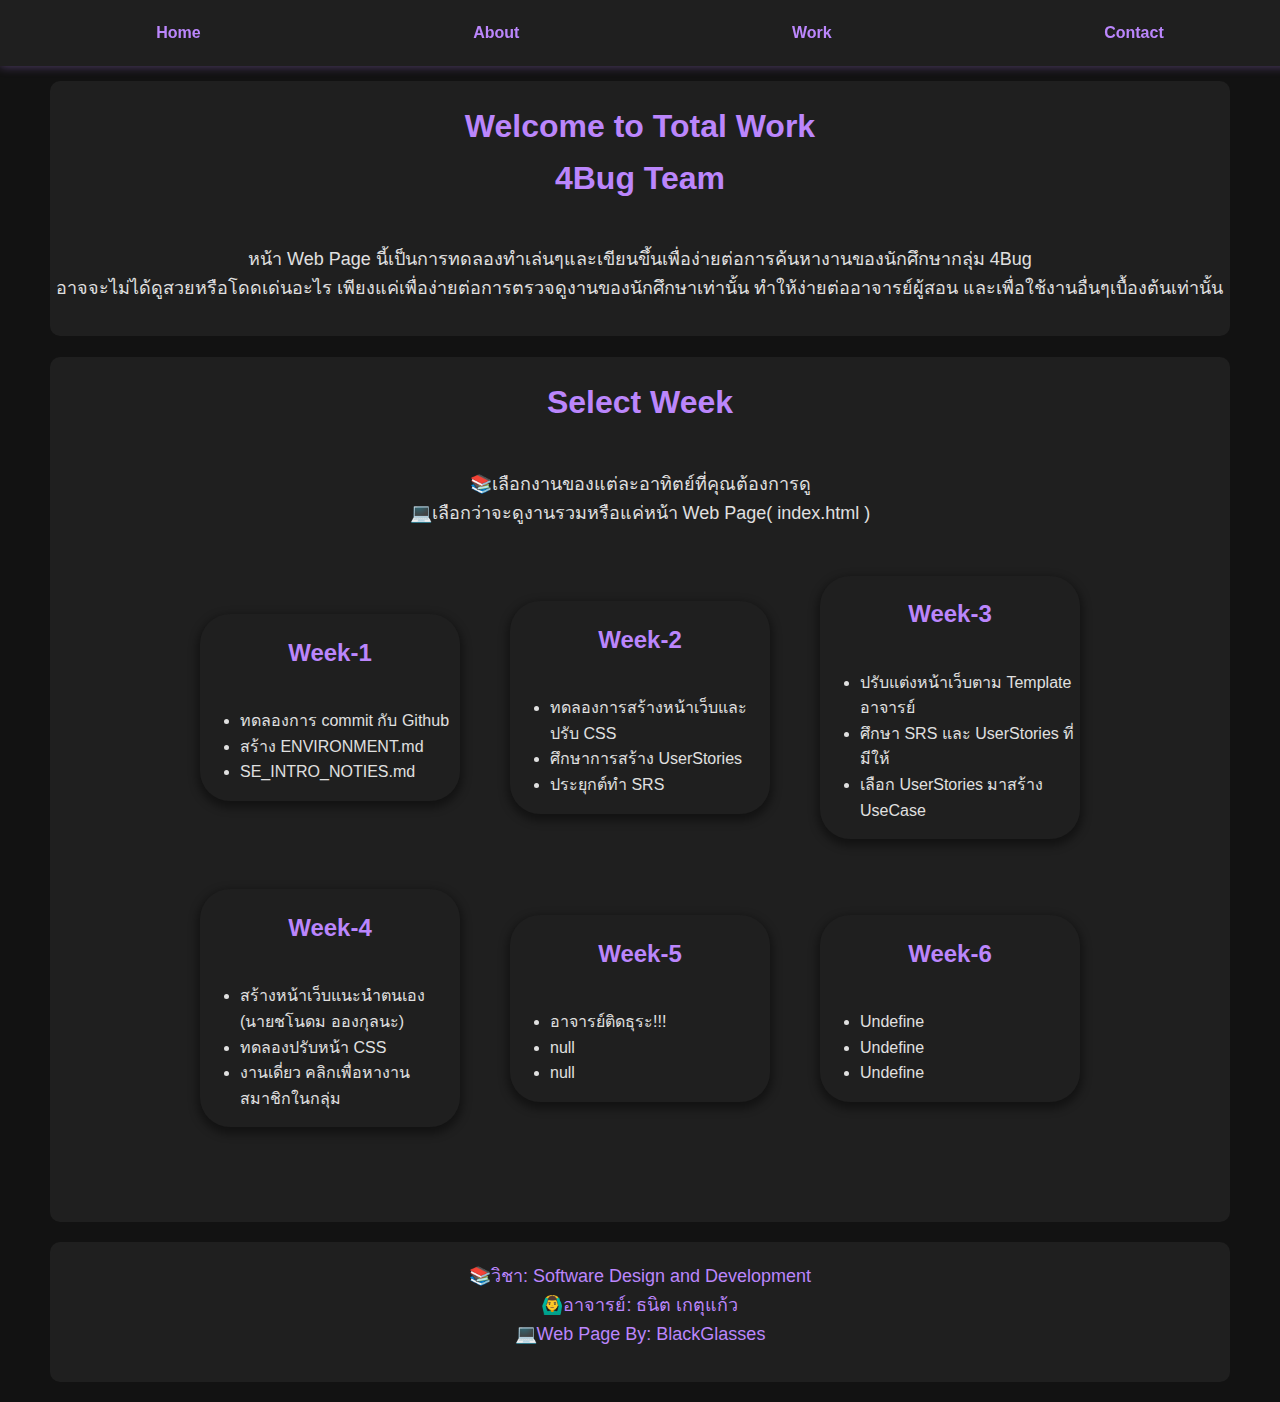
<file: index.html>
<!DOCTYPE html>
<html lang="en">

<head>
    <meta charset="UTF-8">
    <meta name="viewport" content="width=device-width, initial-scale=1.0">
    <title>Total Work</title>
    <link rel="stylesheet" href="style.css">
    <script src="script.js" defer></script>
</head>

<body id="home">
    <header class="site-header">
        <nav class="main-nav">
            <!-- <div class="nav-grid"> -->
            <a href="#home">Home</a>
            <a href="#about">About</a>
            <a href="#work">Work</a>
            <a href="https://github.com/BlackglassesDev/BlackglassesDev.github.io/blob/main/ReadMe.md">Contact</a>
            <!-- </div> -->
        </nav>
    </header>

    <main>
        <header class="second-bg">
            <h1>Welcome to Total Work<br>
                4Bug Team
            </h1>
            <p>
                หน้า Web Page นี้เป็นการทดลองทำเล่นๆและเขียนขึ้นเพื่อง่ายต่อการค้นหางานของนักศึกษากลุ่ม 4Bug <br>
                อาจจะไม่ได้ดูสวยหรือโดดเด่นอะไร เพียงแค่เพื่อง่ายต่อการตรวจดูงานของนักศึกษาเท่านั้น
                ทำให้ง่ายต่ออาจารย์ผู้สอน
                และเพื่อใช้งานอื่นๆเบื้องต้นเท่านั้น
            </p>
        </header>

        <div class="second-bg">
            <h1 id="work">Select Week</h1>
            <p>📚เลือกงานของแต่ละอาทิตย์ที่คุณต้องการดู<br>💻เลือกว่าจะดูงานรวมหรือแค่หน้า Web Page( index.html )</p>
            <div class="work-grid">
                <article class="work-card" onclick="openModal(1)">
                    <h2>Week-1</h2>
                    <ul>
                        <li>ทดลองการ commit กับ Github </li>
                        <li>สร้าง ENVIRONMENT.md </li>
                        <li>SE_INTRO_NOTIES.md </li>
                    </ul>
                </article>

                <article class="work-card" onclick="openModal(2)">
                    <h2>Week-2</h2>
                    <ul>
                        <li>ทดลองการสร้างหน้าเว็บและปรับ CSS </li>
                        <li>ศึกษาการสร้าง UserStories </li>
                        <li>ประยุกต์ทำ SRS </li>
                    </ul>
                </article>

                <article class="work-card" onclick="openModal(3)">
                    <h2>Week-3</h2>
                    <ul>
                        <li>ปรับแต่งหน้าเว็บตาม Template อาจารย์ </li>
                        <li>ศึกษา SRS และ UserStories ที่มีให้ </li>
                        <li>เลือก UserStories มาสร้าง UseCase </li>
                    </ul>
                </article>

                <article class="work-card" onclick="openModal(4)">
                    <h2>Week-4</h2>
                    <ul>
                        <li>สร้างหน้าเว็บแนะนำตนเอง<br>(นายชโนดม อองกุลนะ) </li>
                        <li>ทดลองปรับหน้า CSS </li>
                        <li>งานเดี่ยว คลิกเพื่อหางานสมาชิกในกลุ่ม </li>
                    </ul>
                </article>

                <article class="work-card" onclick="openModal(5)">
                    <h2>Week-5</h2>
                    <ul>
                        <li>อาจารย์ติดธุระ!!!</li>
                        <li>null</li>
                        <li>null</li>
                    </ul>
                </article>

                <article class="work-card" onclick="openModal(6)">
                    <h2>Week-6</h2>
                    <ul>
                        <li>Undefine</li>
                        <li>Undefine</li>
                        <li>Undefine</li>
                    </ul>
                </article>

            </div>
        </div>
    </main>

    <footer class="second-bg" id="about">
            <p class="about-css">
                📚วิชา: Software Design and Development<br>
                🙆‍♂️อาจารย์: ธนิต เกตุแก้ว<br>
                💻Web Page By: BlackGlasses
            </p>
    </footer>

    <!-- Modal -->
    <div id="model" class="modal">
        <div class="modal-content">
            <span class="close" onclick="closeModal()">&times;</span>
            <h2 id="model-title">Popup Modal</h2>
            <p id="m-detail">เนื้อหาในโมเดลที่ต้องการแสดง</p>

            <div class="modal-grid">
                <article class="modal-card">
                    <a id="url-web" href="#" target="_blank">
                        <h2>Web Page</h2>
                        <ul>
                            <li id="page-detail">รายละเอียดเมื่อกด</li>
                        </ul>
                    </a>
                </article>

                <article class="modal-card">
                    <a id="url-git" href="#" target="_blank">
                        <h2>GitHub</h2>
                        <ul>
                            <li id="git-detail">รายละเอียดเมื่อกด</li>
                        </ul>
                    </a>
                </article>


            </div>
        </div>
</body>

</html>
</file>
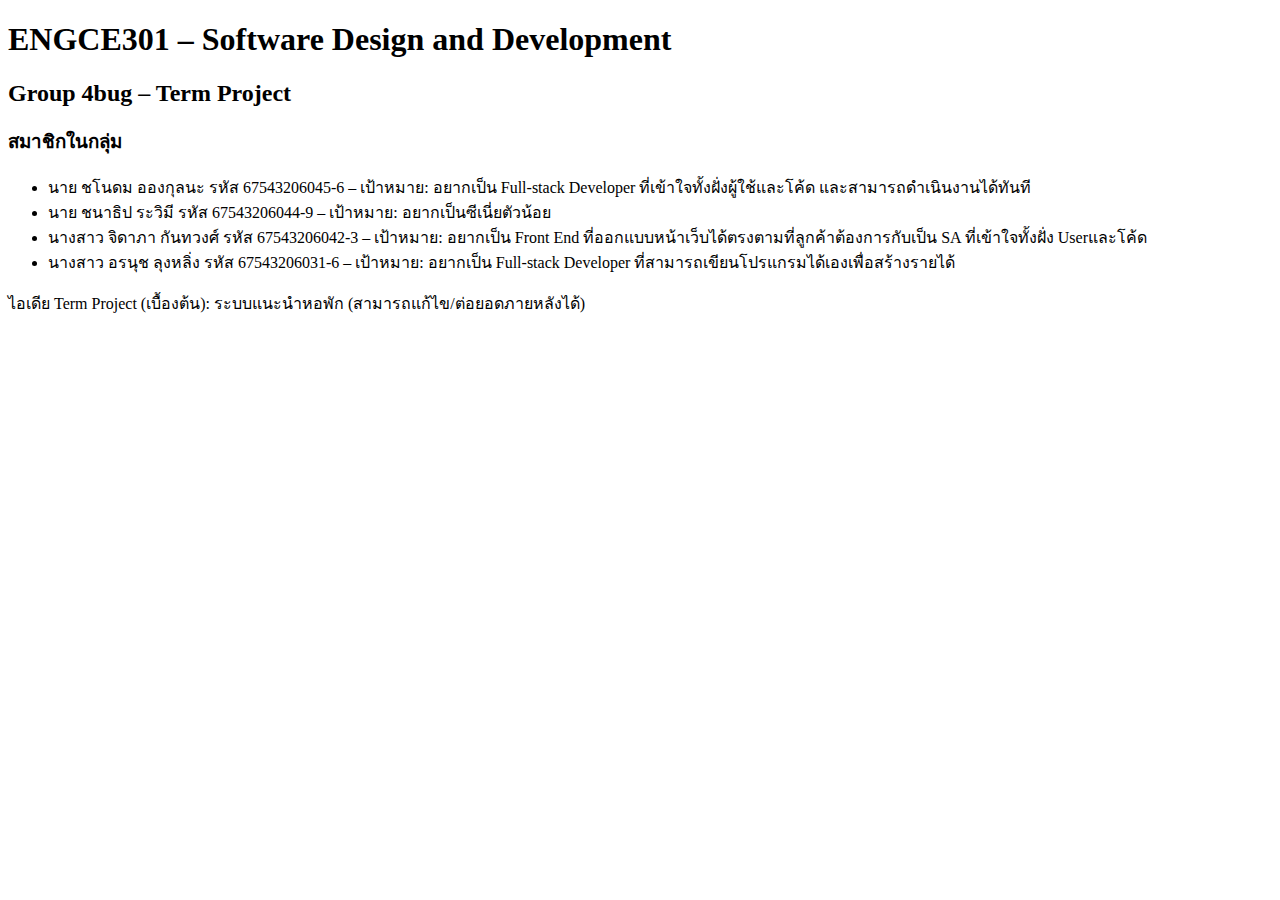
<file: Week-1/index.html>
<!DOCTYPE html>
<html lang="th">
<head>
  <meta charset="UTF-8" />
  <title>Hello ENGCE301 – Group 4bug</title>
</head>
<body>
  <h1>ENGCE301 – Software Design and Development</h1>
  <h2>Group 4bug – Term Project</h2>

  <h3>สมาชิกในกลุ่ม</h3>
  <ul>
    <li>นาย ชโนดม อองกุลนะ รหัส 67543206045-6 – เป้าหมาย: อยากเป็น Full-stack Developer ที่เข้าใจทั้งฝั่งผู้ใช้และโค้ด และสามารถดำเนินงานได้ทันที</li>
    <li>นาย ชนาธิป  ระวิมี รหัส 67543206044-9 – เป้าหมาย: อยากเป็นซีเนี่ยตัวน้อย</li>
    <li>นางสาว จิดาภา กันทวงศ์ รหัส 67543206042-3 – เป้าหมาย: อยากเป็น Front End ที่ออกแบบหน้าเว็บได้ตรงตามที่ลูกค้าต้องการกับเป็น SA ที่เข้าใจทั้งฝั่ง Userและโค้ด</li>
    <li>นางสาว อรนุช  ลุงหลิ่ง รหัส 67543206031-6 – เป้าหมาย: อยากเป็น Full-stack Developer ที่สามารถเขียนโปรแกรมได้เองเพื่อสร้างรายได้</li>
  </ul>

  <p>ไอเดีย Term Project (เบื้องต้น): ระบบแนะนำหอพัก (สามารถแก้ไข/ต่อยอดภายหลังได้)</p>
</body>
</html>


<script>
  console.log("ENGCE301 Lab 1 script loaded");
  alert("Welcome to Software Engineer World!!")
</script>
</file>
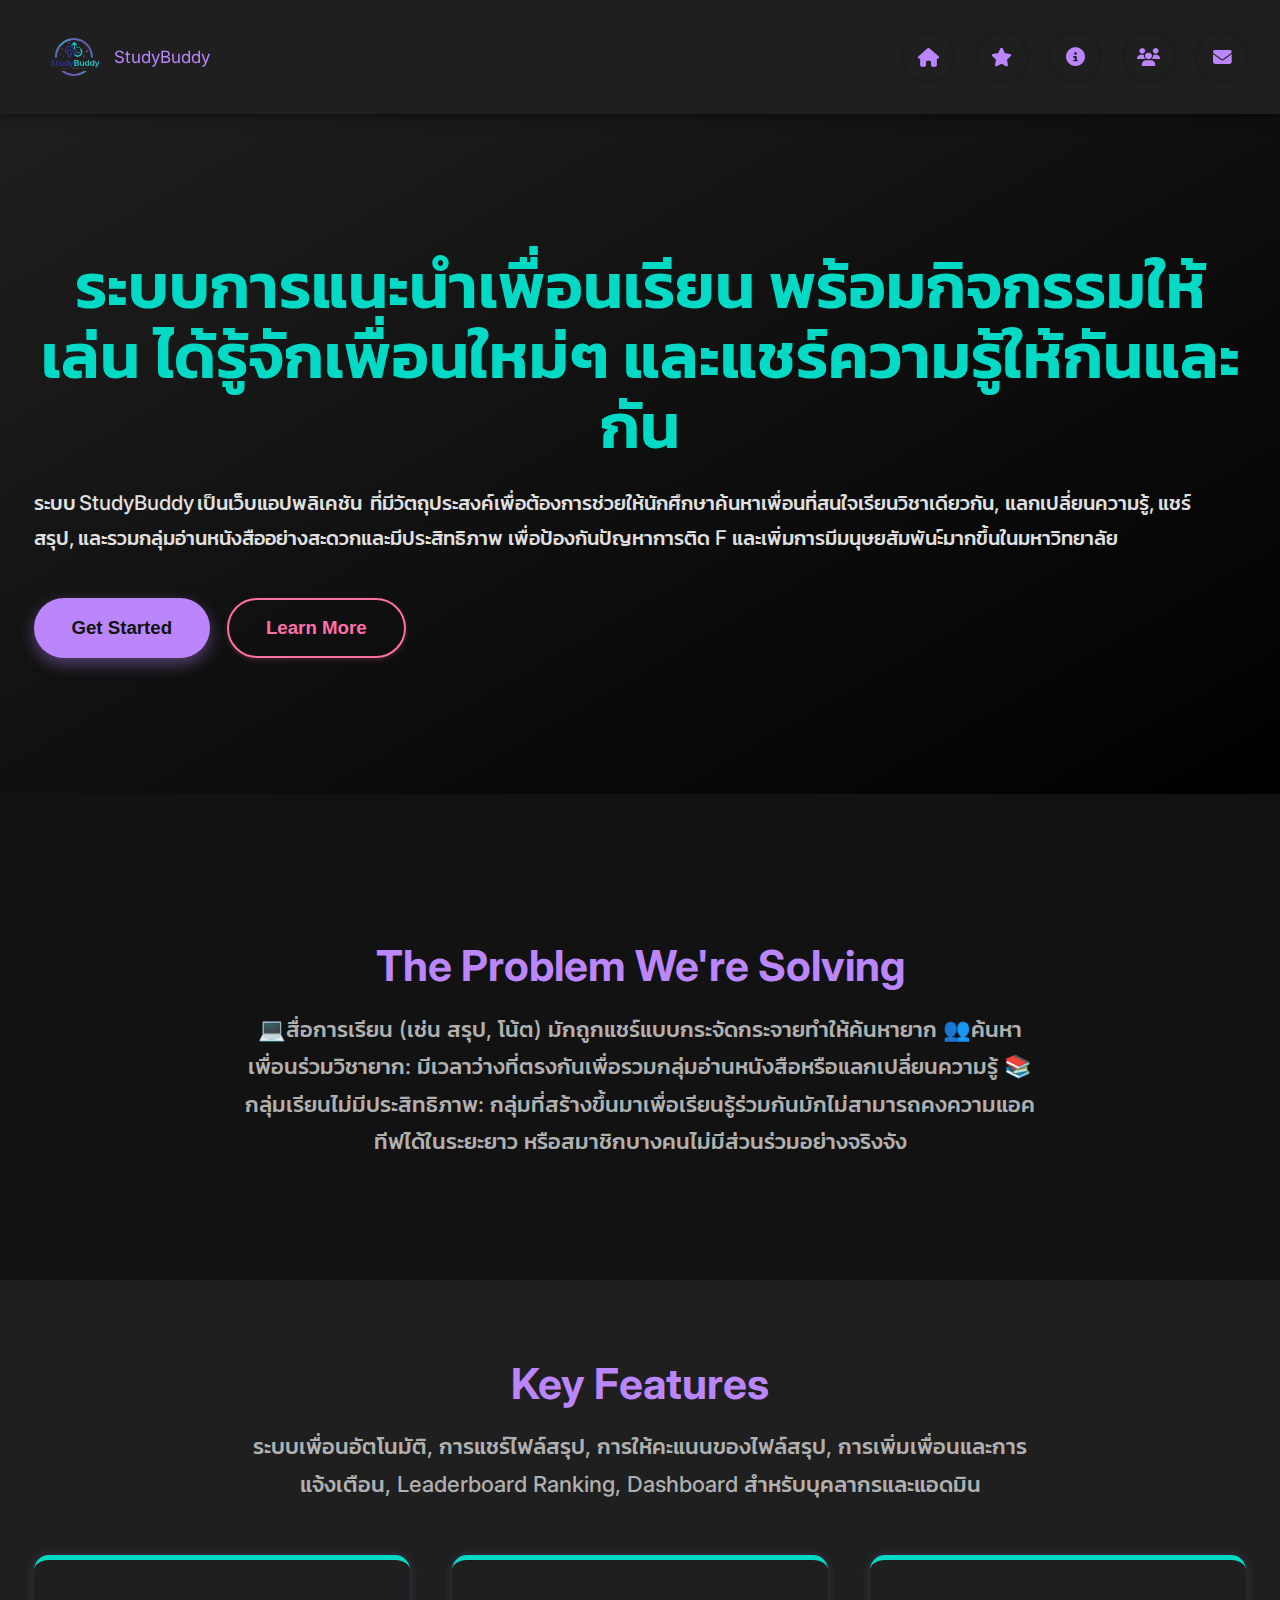
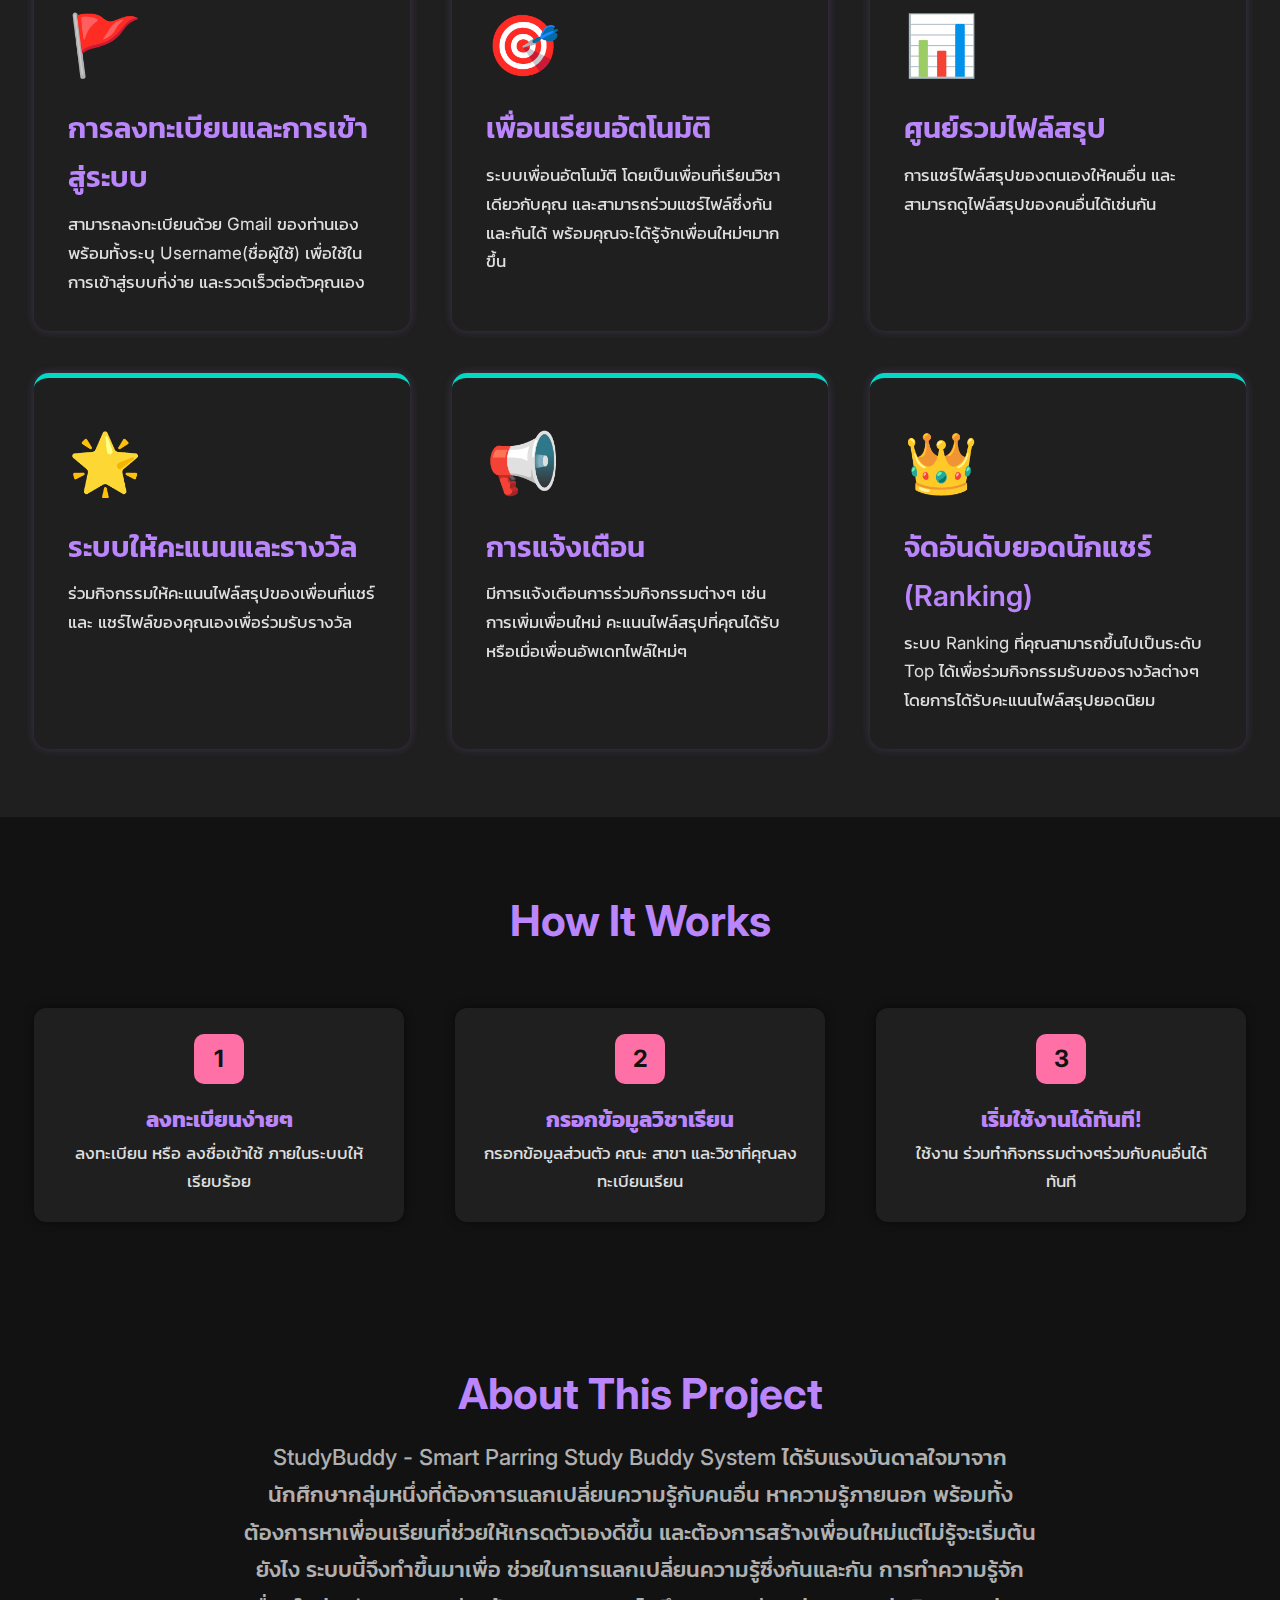
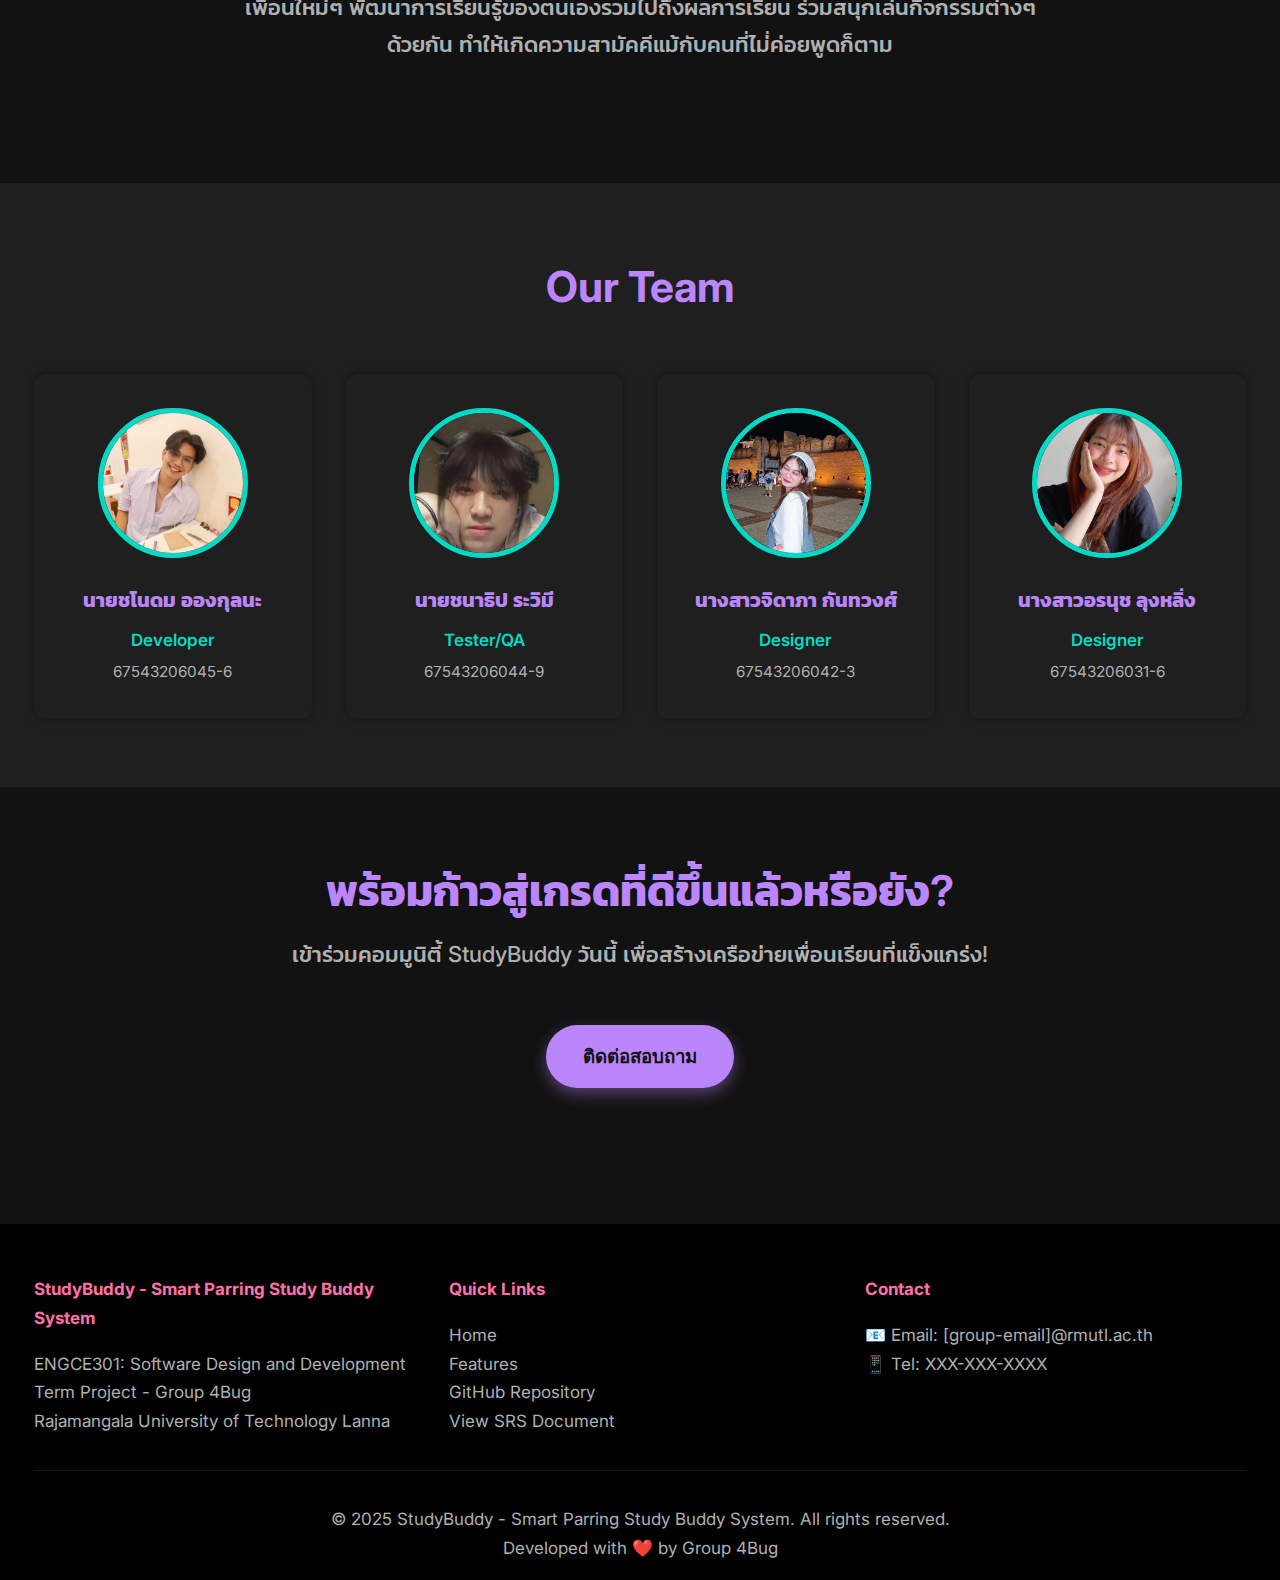
<file: Week-2/index.html>
<!DOCTYPE html>
<html lang="th">
<head>
    <meta charset="UTF-8">
    <meta name="viewport" content="width=device-width, initial-scale=1.0">
    <meta name="description" content="StudyBuddy ระบบหาเพื่อนร่วมเรียนอัตโนมัติ ช่วยให้นักศึกษาค้นหาบัดดี้ที่เรียนวิชาเดียวกัน แลกเปลี่ยนสรุปความรู้ และรวมกลุ่มอ่านหนังสือเพื่อเพิ่มประสิทธิภาพการเรียน">
    <meta name="keywords" content="เพื่อนเรียน, StudyBuddy, หาเพื่อนติว, แชร์สรุป, ระบบจับคู่เพื่อนเรียน, มหาวิทยาลัย">
    <meta name="author" content="Group 4Bug - ENGCE301">
    <title>StudyBuddy: ค้นหาเพื่อนเรียน แชร์ความรู้ สู่เกรดที่ดีขึ้น</title>
    
    <link rel="stylesheet" href="css/style.css">
    <link rel="stylesheet" href="https://cdnjs.cloudflare.com/ajax/libs/font-awesome/6.5.2/css/all.min.css">
    
    <link rel="preconnect" href="https://fonts.googleapis.com">
    <link rel="preconnect" href="https://fonts.gstatic.com" crossorigin>
    <link href="https://fonts.googleapis.com/css2?family=Inter:wght@300;400;600;700;900&family=Kanit:wght@300;400;600;700;900&display=swap" rel="stylesheet">
</head>
<body>

    <header class="main-header">
        <div class="container">
            <div class="logo">
                <img src="assets/icons/logo.png" alt="Logo">
                <h1>StudyBuddy</h1>
            </div>
            
            <nav class="main-nav">
                <ul>
                    <li><a href="#home" data-text="Home"><i class="fa-solid fa-house"></i></a></li>
                    <li><a href="#features" data-text="Features"><i class="fa-solid fa-star"></i></a></li>
                    <li><a href="#about" data-text="About"><i class="fa-solid fa-circle-info"></i></a></li>
                    <li><a href="#team" data-text="Team"><i class="fa-solid fa-users"></i></a></li>
                    <li><a href="#contact" data-text="Contact"><i class="fa-solid fa-envelope"></i></a></li>
                </ul>
            </nav>
        </div>
    </header>

    <main>
        
        <section id="home" class="hero-section">
            <div class="container">
                <h2 class="hero-title">
                    ระบบการแนะนำเพื่อนเรียน พร้อมกิจกรรมให้เล่น ได้รู้จักเพื่อนใหม่ๆ และแชร์ความรู้ให้กันและกัน
                </h2>
                <p class="hero-description">
                    ระบบ StudyBuddy เป็นเว็บแอปพลิเคชัน 
                    ที่มีวัตถุประสงค์เพื่อต้องการช่วยให้นักศึกษาค้นหาเพื่อนที่สนใจเรียนวิชาเดียวกัน,
                    แลกเปลี่ยนความรู้, แชร์สรุป, และรวมกลุ่มอ่านหนังสืออย่างสะดวกและมีประสิทธิภาพ
                    เพื่อป้องกันปัญหาการติด F และเพิ่มการมีมนุษยสัมพันะ์มากขึ้นในมหาวิทยาลัย
                </p>
                <div class="hero-cta">
                    <button class="btn btn-primary">Get Started</button>
                    <button class="btn btn-secondary">Learn More</button>
                </div>
            </div>
        </section>

        <section id="problem" class="problem-section">
            <div class="container">
                <h2>The Problem We're Solving</h2>
                <p class="section-description">
                    💻สื่อการเรียน (เช่น สรุป, โน้ต) มักถูกแชร์แบบกระจัดกระจายทำให้ค้นหายาก
                    👥ค้นหาเพื่อนร่วมวิชายาก: มีเวลาว่างที่ตรงกันเพื่อรวมกลุ่มอ่านหนังสือหรือแลกเปลี่ยนความรู้
                    📚กลุ่มเรียนไม่มีประสิทธิภาพ: กลุ่มที่สร้างขึ้นมาเพื่อเรียนรู้ร่วมกันมักไม่สามารถคงความแอคทีฟได้ในระยะยาว หรือสมาชิกบางคนไม่มีส่วนร่วมอย่างจริงจัง
                </p>
            </div>
        </section>

        <section id="features" class="features-section">
            <div class="container">
                <h2>Key Features</h2>
                <p class="section-description">
                    ระบบเพื่อนอัตโนมัติ, การแชร์ไฟล์สรุป, การให้คะแนนของไฟล์สรุป, การเพิ่มเพื่อนและการแจ้งเตือน, 
                    Leaderboard Ranking, Dashboard สำหรับบุคลากรและแอดมิน
                </p>
                
                <div class="features-grid">
                    <!-- Feature Card 0 -->
                    <article class="feature-card">
                        <div class="feature-icon">
                            <span>🚩</span>
                        </div>
                        <h3>การลงทะเบียนและการเข้าสู่ระบบ</h3>
                        <p>สามารถลงทะเบียนด้วย Gmail ของท่านเองพร้อมทั้งระบุ Username(ชื่อผู้ใช้) เพื่อใช้ในการเข้าสู่รบบที่ง่าย และรวดเร็วต่อตัวคุณเอง</p>
                    </article>

                    <!-- Feature Card 1 -->
                    <article class="feature-card">
                        <div class="feature-icon">
                            <span>🎯</span>
                        </div>
                        <h3>เพื่อนเรียนอัตโนมัติ</h3>
                        <p>ระบบเพื่อนอัตโนมัติ โดยเป็นเพื่อนที่เรียนวิชาเดียวกับคุณ
                            และสามารถร่วมแชร์ไฟล์ซึ่งกันและกันได้ พร้อมคุณจะได้รู้จักเพื่อนใหม่ๆมากขึ้น
                        </p>
                    </article>

                    <article class="feature-card">
                        <div class="feature-icon">
                            <span>📊</span>
                        </div>
                        <h3>ศูนย์รวมไฟล์สรุป</h3>
                        <p>การแชร์ไฟล์สรุปของตนเองให้คนอื่น และสามารถดูไฟล์สรุปของคนอื่นได้เช่นกัน</p>
                    </article>

                    <article class="feature-card">
                        <div class="feature-icon">
                            <span>🌟</span>
                        </div>
                        <h3>ระบบให้คะแนนและรางวัล</h3>
                        <p>ร่วมกิจกรรมให้คะแนนไฟล์สรุปของเพื่อนที่แชร์และ แชร์ไฟล์ของคุณเองเพื่อร่วมรับรางวัล</p>
                    </article>

                    <article class="feature-card">
                        <div class="feature-icon">
                            <span>📢</span>
                        </div>
                        <h3>การแจ้งเตือน</h3>
                        <p>มีการแจ้งเตือนการร่วมกิจกรรมต่างๆ เช่น การเพิ่มเพื่อนใหม่ คะแนนไฟล์สรุปที่คุณได้รับ หรือเมื่อเพื่อนอัพเดทไฟล์ใหม่ๆ</p>
                    </article>

                    <article class="feature-card">
                        <div class="feature-icon">
                            <span>👑</span>
                        </div>
                        <h3>จัดอันดับยอดนักแชร์ (Ranking)</h3>
                        <p>ระบบ Ranking ที่คุณสามารถขึ้นไปเป็นระดับ Top ได้เพื่อร่วมกิจกรรมรับของรางวัลต่างๆ โดยการได้รับคะแนนไฟล์สรุปยอดนิยม</p>
                    </article>

                    

                    <!-- เพิ่ม feature cards ตามความเหมาะสม (แนะนำ 4-6 อัน) -->
                </div>
            </div>
        </section>

        <section id="how-it-works" class="how-section">
            <div class="container">
                <h2>How It Works</h2>
                <div class="steps">
                    <article class="step">
                        <span class="step-number">1</span>
                        <h3>ลงทะเบียนง่ายๆ</h3>
                        <p>ลงทะเบียน หรือ ลงชื่อเข้าใช้ ภายในระบบให้เรียบร้อย</p>
                    </article>
                    
                    <article class="step">
                        <span class="step-number">2</span>
                        <h3>กรอกข้อมูลวิชาเรียน</h3>
                        <p>กรอกข้อมูลส่วนตัว คณะ สาขา และวิชาที่คุณลงทะเบียนเรียน</p>
                    </article>
                    
                    <article class="step">
                        <span class="step-number">3</span>
                        <h3>เริ่มใช้งานได้ทันที!</h3>
                        <p>ใช้งาน ร่วมทำกิจกรรมต่างๆร่วมกับคนอื่นได้ทันที</p>
                    </article>
                </div>
            </div>
        </section>

        <section id="about" class="about-section">
            <div class="container">
                <h2>About This Project</h2>
                <p class="section-description">
                    StudyBuddy - Smart Parring Study Buddy System ได้รับแรงบันดาลใจมาจาก นักศึกษากลุ่มหนึ่งที่ต้องการแลกเปลี่ยนความรู้กับคนอื่น
                    หาความรู้ภายนอก พร้อมทั้งต้องการหาเพื่อนเรียนที่ช่วยให้เกรดตัวเองดีขึ้น และต้องการสร้างเพื่อนใหม่แต่ไม่รู้จะเริ่มต้นยังไง

                    ระบบนี้จึงทำขึ้นมาเพื่อ ช่วยในการแลกเปลี่ยนความรู้ซึ่งกันและกัน การทำความรู้จักเพื่อนใหม่ๆ พัฒนาการเรียนรู้ของตนเองรวมไปถึงผลการเรียน
                    ร่วมสนุกเล่นกิจกรรมต่างๆด้วยกัน ทำให้เกิดความสามัคคีแม้กับคนที่ไม่่ค่อยพูดก็ตาม
                </p>
            </div>
        </section>

        <section id="team" class="team-section">
            <div class="container">
                <h2>Our Team</h2>
                <div class="team-grid">
                    <article class="team-member">
                        <img src="assets/images/ping.jpg" alt="นายชโนดม อองกุลนะ">
                        <h3>นายชโนดม อองกุลนะ</h3>
                        <p class="role">Developer</p>
                        <p class="student-id">67543206045-6</p>
                    </article>

                    <article class="team-member">
                        <img src="assets/images/tip.jpg" alt="นายชนาธิป ระวิมี">
                        <h3>นายชนาธิป ระวิมี</h3>
                        <p class="role">Tester/QA</p>
                        <p class="student-id">67543206044-9</p>
                    </article>

                    <article class="team-member">
                        <img src="assets/images/aom.jpg" alt="นางสาวจิดาภา กันทวงศ์">
                        <h3>นางสาวจิดาภา กันทวงศ์</h3>
                        <p class="role">Designer</p>
                        <p class="student-id">67543206042-3</p>
                    </article>

                    <article class="team-member">
                        <img src="assets/images/nuch.jpg" alt="นางสาวอรนุช ลุงหลิ่ง">
                        <h3>นางสาวอรนุช ลุงหลิ่ง</h3>
                        <p class="role">Designer</p>
                        <p class="student-id">67543206031-6</p>
                    </article>

                    </div>
            </div>
        </section>

        <section id="contact" class="contact-section">
            <div class="container">
                <h2>พร้อมก้าวสู่เกรดที่ดีขึ้นแล้วหรือยัง?</h2>
                <p class="section-description">เข้าร่วมคอมมูนิตี้ StudyBuddy วันนี้ เพื่อสร้างเครือข่ายเพื่อนเรียนที่แข็งแกร่ง!</p>
                <button class="btn btn-primary">ติดต่อสอบถาม</button>
            </div>
        </section>

    </main>

    <footer class="main-footer">
        <div class="container">
            <div class="footer-content">
                <div class="footer-info">
                    <h4>StudyBuddy - Smart Parring Study Buddy System</h4>
                    <p>ENGCE301: Software Design and Development</p>
                    <p>Term Project - Group 4Bug</p>
                    <p>Rajamangala University of Technology Lanna</p>
                </div>

                <div class="footer-links">
                    <h4>Quick Links</h4>
                    <ul>
                        <li><a href="#home">Home</a></li>
                        <li><a href="#features">Features</a></li>
                        <li><a href="https://github.com/BlackglassesDev/BlackglassesDev.github.io" target="_blank">GitHub Repository</a></li>
                        <li><a href="SRS_Draft.md">View SRS Document</a></li>
                    </ul>
                </div>

                <div class="footer-contact">
                    <h4>Contact</h4>
                    <p>📧 Email: [group-email]@rmutl.ac.th</p>
                    <p>📱 Tel: XXX-XXX-XXXX</p>
                </div>
            </div>

            <div class="footer-bottom">
                <p>&copy; 2025 StudyBuddy - Smart Parring Study Buddy System. All rights reserved.</p>
                <p>Developed with ❤️ by Group 4Bug</p>
            </div>
        </div>
    </footer>

</body>
</html>
</file>
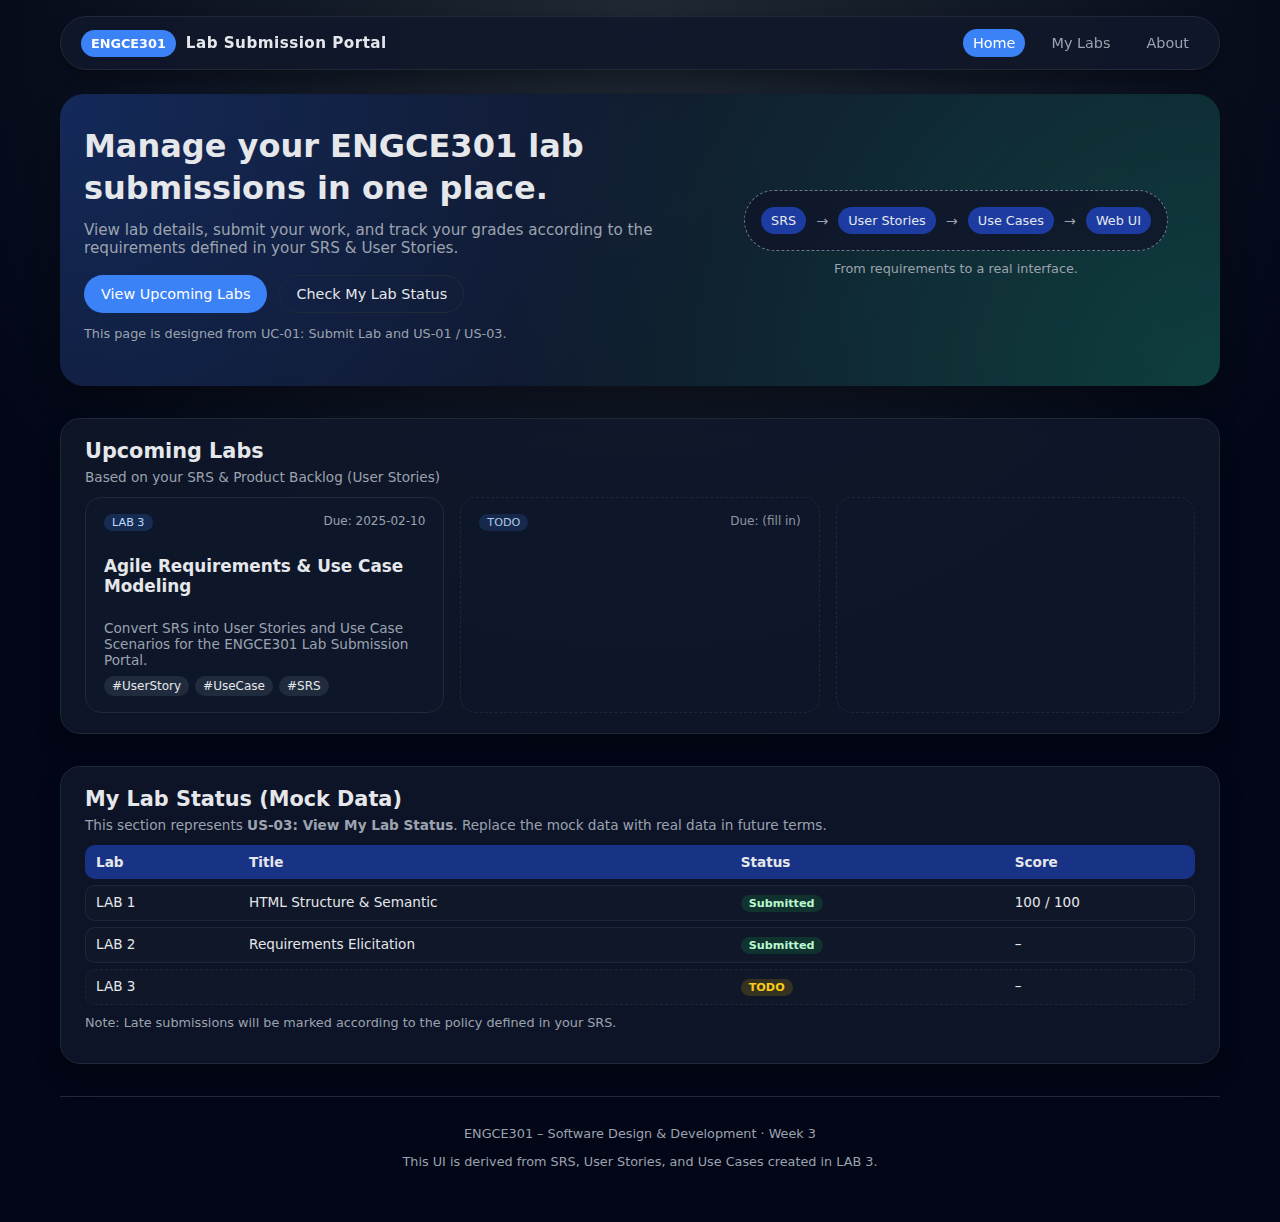
<file: Week-3/index.html>
<!DOCTYPE html>
<html lang="en">
<head>
    <meta charset="UTF-8">
    <title>ENGCE301 Lab Submission Portal</title>
    <meta name="viewport" content="width=device-width, initial-scale=1.0">

    <!-- TODO: Student – ถ้าต้องการใช้ Google Fonts ให้เพิ่ม <link> ที่นี่
         และไปกำหนดในตัวแปร --font-sans ที่ styles.css -->
    <link rel="stylesheet" href="css/styles.css">
</head>
<body>

    <!-- Main Layout Container -->
    <div class="page-container">

        <!-- ========== HEADER + NAVBAR ========== -->
        <header class="site-header">
            <div class="logo">
                <!-- สามารถใส่โลโก้มหาวิทยาลัย หรือใช้ตัวอักษรแทน -->
                <span class="logo-mark">ENGCE301</span>
                <span class="logo-text">Lab Submission Portal</span>
            </div>

            <nav class="main-nav">
                <!-- TODO: Student – ตรวจสอบลิงก์ให้ทำงานได้ครบทั้ง 3 หน้า -->
                <a href="index.html" class="nav-link active">Home</a>
                <a href="my-labs.html" class="nav-link">My Labs</a>
                <a href="about.html" class="nav-link">About</a>
            </nav>
        </header>

        <!-- ========== HERO SECTION ========== -->
        <main>
            <section class="hero-section">
                <div class="hero-content">
                    <!-- TODO: Student – ปรับข้อความ Hero ให้สอดคล้องกับ SRS/User Stories ของกลุ่ม
                         ตัวอย่าง: เน้นเรื่องการส่งงาน, การดูสถานะ, ความยุติธรรมของการให้คะแนน -->
                    <h1>Manage your ENGCE301 lab submissions in one place.</h1>
                    <p class="hero-subtitle">
                        View lab details, submit your work, and track your grades
                        according to the requirements defined in your SRS &amp; User Stories.
                    </p>

                    <div class="hero-actions">
                        <a href="#upcoming-labs" class="btn primary">
                            View Upcoming Labs
                        </a>
                        <a href="#my-status" class="btn secondary">
                            Check My Lab Status
                        </a>
                    </div>

                    <p class="hero-note">
                        <!-- TODO: Student – แทนค่าด้วยข้อความที่โยงกับ Use Case เช่น UC-01 Submit Lab -->
                        This page is designed from UC-01: Submit Lab and US-01 / US-03.
                    </p>
                </div>

                <div class="hero-visual">
                    <!-- Infographic แบบง่าย ใช้กล่องแทน "Flow" ของ Use Case -->
                    <div class="hero-flow-card">
                        <div class="flow-step">SRS</div>
                        <span class="flow-arrow">→</span>
                        <div class="flow-step">User Stories</div>
                        <span class="flow-arrow">→</span>
                        <div class="flow-step">Use Cases</div>
                        <span class="flow-arrow">→</span>
                        <div class="flow-step">Web UI</div>
                    </div>
                    <p class="hero-visual-caption">
                        From requirements to a real interface.
                    </p>
                </div>
            </section>

            <!-- ========== UPCOMING LABS SECTION ========== -->
            <section id="upcoming-labs" class="section section-labs">
                <header class="section-header">
                    <h2>Upcoming Labs</h2>
                    <p>Based on your SRS &amp; Product Backlog (User Stories)</p>
                </header>

                <div class="labs-grid">
                    <!-- ตัวอย่างการ์ด Lab 1 (ทำให้แล้ว) -->
                    <article class="lab-card">
                        <div class="lab-meta">
                            <span class="badge badge-lab">LAB 3</span>
                            <span class="lab-deadline">Due: 2025-02-10</span>
                        </div>
                        <h3>Agile Requirements &amp; Use Case Modeling</h3>
                        <p class="lab-desc">
                            Convert SRS into User Stories and Use Case Scenarios
                            for the ENGCE301 Lab Submission Portal.
                        </p>
                        <ul class="lab-tags">
                            <li>#UserStory</li>
                            <li>#UseCase</li>
                            <li>#SRS</li>
                        </ul>
                    </article>

                    <!-- TODO: Student – เพิ่ม Lab Card อย่างน้อย 2 ใบ ให้ตรงกับ Backlog ของกลุ่ม
                         ตัวอย่าง: LAB 4 – HTML Form for Submit Lab, LAB 5 – Authentication, etc. -->
                    <article class="lab-card todo">
                        <div class="lab-meta">
                            <span class="badge badge-lab">TODO</span>
                            <span class="lab-deadline">Due: (fill in)</span>
                        </div>
                        <h3><!-- TODO: ชื่อ LAB ของกลุ่ม --></h3>
                        <p class="lab-desc">
                            <!-- TODO: คำอธิบายสั้น ๆ ของ LAB ที่เชื่อมกับ User Story จริง -->
                        </p>
                        <ul class="lab-tags">
                            <!-- TODO: แท็กที่เกี่ยวข้อง เช่น #HTML #CSS #BoxModel -->
                        </ul>
                    </article>

                    <article class="lab-card todo">
                        <!-- TODO: Student – Lab Card เพิ่มเติม -->
                    </article>
                </div>
            </section>

            <!-- ========== MY STATUS SECTION ========== -->
            <section id="my-status" class="section section-status">
                <header class="section-header">
                    <h2>My Lab Status (Mock Data)</h2>
                    <p>
                        This section represents <strong>US-03: View My Lab Status</strong>.
                        Replace the mock data with real data in future terms.
                    </p>
                </header>

                <div class="status-table">
                    <div class="status-row status-header">
                        <span>Lab</span>
                        <span>Title</span>
                        <span>Status</span>
                        <span>Score</span>
                    </div>

                    <!-- แถวตัวอย่าง 1 -->
                    <div class="status-row">
                        <span>LAB 1</span>
                        <span>HTML Structure &amp; Semantic</span>
                        <span><span class="status-tag status-done">Submitted</span></span>
                        <span>100 / 100</span>
                    </div>

                    <!-- แถวตัวอย่าง 2 -->
                    <div class="status-row">
                        <span>LAB 2</span>
                        <span>Requirements Elicitation</span>
                        <span><span class="status-tag status-done">Submitted</span></span>
                        <span>–</span>
                    </div>

                    <!-- TODO: Student – เพิ่มแถว mock data สำหรับ LAB 3-5
                         และใช้ class status-pending / status-late ตามเงื่อนไขที่กลุ่มกำหนด -->
                    <div class="status-row todo">
                        <span>LAB 3</span>
                        <span><!-- TODO: ชื่อ LAB 3 ของกลุ่ม --></span>
                        <span><span class="status-tag status-pending">TODO</span></span>
                        <span>–</span>
                    </div>
                </div>

                <p class="section-note">
                    <!-- TODO: Student – เขียนข้อความอธิบายเชื่อมกับ Late Submission Policy จาก SRS -->
                    Note: Late submissions will be marked according to the policy defined in your SRS.
                </p>
            </section>

        </main>

        <!-- ========== FOOTER ========== -->
        <footer class="site-footer">
            <p>ENGCE301 – Software Design &amp; Development · Week 3</p>
            <p class="footer-small">
                This UI is derived from SRS, User Stories, and Use Cases created in LAB 3.
            </p>
        </footer>
    </div>

</body>
</html>
</file>
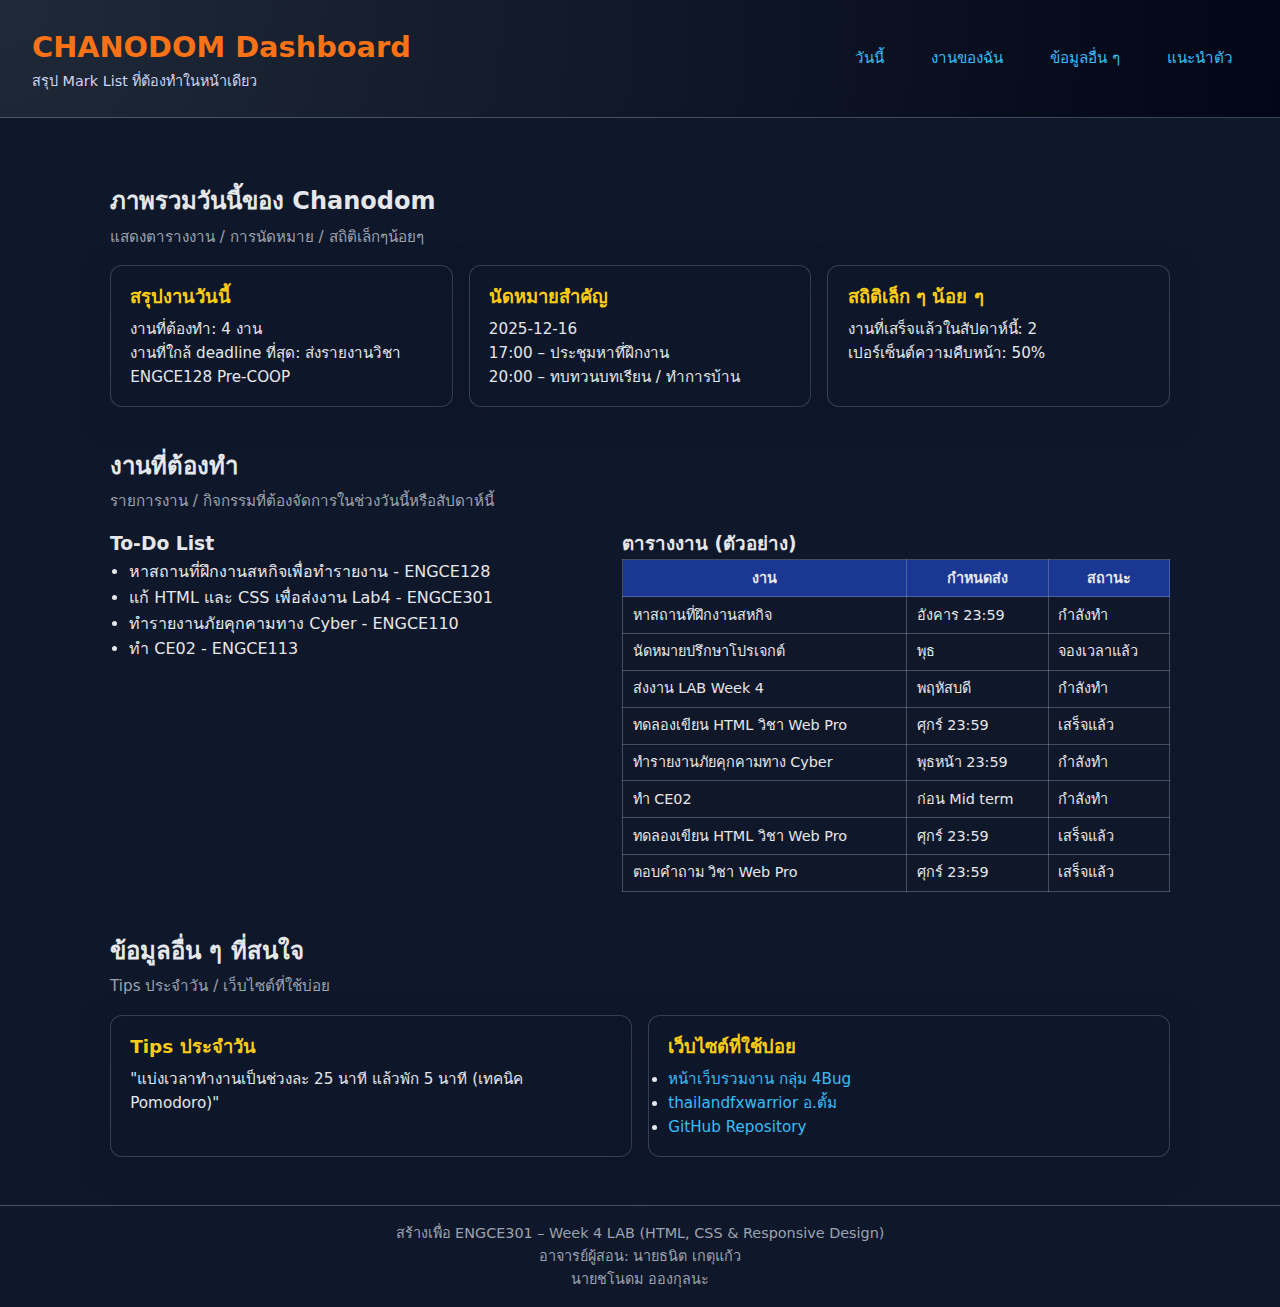
<file: Week-4/index.html>
<!DOCTYPE html>
<html lang="th">
<head>
    <meta charset="UTF-8">
    <meta name="viewport" content="width=device-width, initial-scale=1.0">
    <title>Week 4 – Persona Dashboard (Starter)</title>

    <!-- TODO: นักศึกษาสามารถเปลี่ยนฟอนต์ตามชอบ เช่น Google Fonts -->
    <link rel="stylesheet" href="css/style.css">
</head>
<body>
    <!-- 
        TODO: ส่วนนี้ให้เขียนใน README.md แยกต่างหาก
        - อธิบาย Persona (ชื่อ, อายุ, อาชีพ, Goals, Pain Points)
        - อธิบายว่าหน้าเว็บนี้ตอบโจทย์ Persona อย่างไร

        ----------(ทำแล้ว)------------------
    -->

    <header class="site-header">
        <div class="logo-area">
            <!-- TODO: เปลี่ยนชื่อระบบ/โลโก้ให้เข้ากับ Persona -->
            <h1>CHANODOM Dashboard</h1>
            <p class="tagline">สรุป Mark List ที่ต้องทำในหน้าเดียว</p>
        </div>

        <nav class="main-nav">
            <!-- 
                TODO: ปรับชื่อเมนูให้เข้ากับ Persona
                เช่น "วันนี้", "งานที่ต้องทำ", "สถิติ", "ประวัติ", ฯลฯ
            -->
            <a href="#today">วันนี้</a>
            <a href="#tasks">งานของฉัน</a>
            <a href="#extra">ข้อมูลอื่น ๆ</a>
            <a href="my_portfolio.html">แนะนำตัว</a>
        </nav>
    </header>

    <main>
        <!-- Section 1: ภาพรวมวันนี้ / Overview -->
        <section id="today" class="section section-today">
            <header class="section-header">
                <h2>ภาพรวมวันนี้ของ Chanodom</h2>
                <!-- TODO: สรุปสั้น ๆ ว่า Persona สนใจอะไรเป็นอันดับแรก ------(ทำแล้ว)------ -->
                <p class="section-subtitle">
                    แสดงตารางงาน / การนัดหมาย / สถิติเล็กๆน้อยๆ
                </p>
            </header>

            <div class="cards-row">
                <!-- 
                    TODO: ให้นักศึกษาเปลี่ยนเนื้อหาในแต่ละ .card 
                    ให้ตรงกับ persona ของกลุ่มตัวเอง
                    ------(ทำแล้ว)------
                -->
                <article class="card">
                    <h3>สรุปงานวันนี้</h3>
                    <p>งานที่ต้องทำ: 4 งาน</p>
                    <p>งานที่ใกล้ deadline ที่สุด: ส่งรายงานวิชา ENGCE128 Pre-COOP</p>
                    <!-- TODO: เปลี่ยนข้อมูลเป็นของ Persona ------(ทำแล้ว)------ -->
                </article>

                <article class="card">
                    <h3>นัดหมายสำคัญ</h3>
                    <p>2025-12-16</p>
                    <p>17:00 – ประชุมหาที่ฝึกงาน</p>
                    <p>20:00 – ทบทวนบทเรียน / ทำการบ้าน</p>
                    <!-- TODO: ปรับให้ตรงกับชีวิตจริงของ Persona ------(ทำแล้ว)------ -->
                </article>

                <article class="card">
                    <h3>สถิติเล็ก ๆ น้อย ๆ</h3>
                    <p>งานที่เสร็จแล้วในสัปดาห์นี้: 2</p>
                    <p>เปอร์เซ็นต์ความคืบหน้า: 50%</p>
                    <!-- TODO: อาจเปลี่ยนเป็นกราฟแท่ง/แถบ progress bar ในเวอร์ชันถัดไป -->
                </article>
            </div>
        </section>

        <!-- Section 2: งานที่ต้องทำ / Tasks -->
        <section id="tasks" class="section section-tasks">
            <header class="section-header">
                <h2>งานที่ต้องทำ</h2>
                <p class="section-subtitle">
                    รายการงาน / กิจกรรมที่ต้องจัดการในช่วงวันนี้หรือสัปดาห์นี้
                </p>
            </header>

            <!-- 
                TODO: เลือกว่าจะใช้ <ul>, <ol> หรือ <table> ตามลักษณะข้อมูล
                และให้นักศึกษาออกแบบรูปแบบข้อมูลเอง
            -->
            <div class="tasks-layout">
                <div class="tasks-list">
                    <h3>To-Do List</h3>
                    <ul>
                        <li>หาสถานที่ฝึกงานสหกิจเพื่อทำรายงาน - ENGCE128</li>
                        <li>แก้ HTML และ CSS เพื่อส่งงาน Lab4 - ENGCE301</li>
                        <li>ทำรายงานภัยคุกคามทาง Cyber - ENGCE110</li>
                        <li>ทำ CE02 - ENGCE113</li>
                        <!-- TODO: เปลี่ยนรายการเป็นงานจริงของ Persona -->
                    </ul>
                </div>

                <div class="tasks-table-wrapper">
                    <h3>ตารางงาน (ตัวอย่าง)</h3>
                    <table class="tasks-table">
                        <thead>
                            <tr>
                                <th>งาน</th>
                                <th>กำหนดส่ง</th>
                                <th>สถานะ</th>
                            </tr>
                        </thead>
                        <tbody>
                            <tr>
                                <td>หาสถานที่ฝึกงานสหกิจ</td>
                                <td>อังคาร 23:59</td>
                                <td class="status-pending">กำลังทำ</td>
                            </tr>
                            <tr>
                                <td>นัดหมายปรึกษาโปรเจกต์</td>
                                <td>พุธ</td>
                                <td class="status-done">จองเวลาแล้ว</td>
                            </tr>
                            <tr>
                                <td>ส่งงาน LAB Week 4</td>
                                <td>พฤหัสบดี</td>
                                <td class="status-pending">กำลังทำ</td>
                            </tr>
                            <tr>
                                <td>ทดลองเขียน HTML วิชา Web Pro</td>
                                <td>ศุกร์ 23:59</td>
                                <td class="status-done">เสร็จแล้ว</td>
                            </tr>
                            <tr>
                                <td>ทำรายงานภัยคุกคามทาง Cyber</td>
                                <td>พุธหน้า 23:59</td>
                                <td class="status-pending">กำลังทำ</td>
                            </tr>
                            <tr>
                                <td>ทำ CE02</td>
                                <td>ก่อน Mid term</td>
                                <td class="status-pending">กำลังทำ</td>
                            </tr>
                             <tr>
                                <td>ทดลองเขียน HTML วิชา Web Pro</td>
                                <td>ศุกร์ 23:59</td>
                                <td class="status-done">เสร็จแล้ว</td>
                            </tr>
                            <tr>
                                <td>ตอบคำถาม วิชา Web Pro</td>
                                <td>ศุกร์ 23:59</td>
                                <td class="status-done">เสร็จแล้ว</td>
                            </tr>
                            <!-- TODO: ปรับข้อมูลตารางให้เข้ากับ Persona -->
                        </tbody>
                    </table>
                </div>
            </div>
        </section>

        <!-- Section 3: ข้อมูลเสริม / Extra Info -->
        <section id="extra" class="section section-extra">
            <header class="section-header">
                <h2>ข้อมูลอื่น ๆ ที่สนใจ</h2>
                <p class="section-subtitle">
                    Tips ประจำวัน / เว็บไซต์ที่ใช้บ่อย
                </p>
            </header>

            <div class="extra-layout">
                <article class="card">
                    <h3>Tips ประจำวัน</h3>
                    <p>
                        "แบ่งเวลาทำงานเป็นช่วงละ 25 นาที แล้วพัก 5 นาที (เทคนิค Pomodoro)"
                    </p>
                    <!-- TODO: เปลี่ยนเป็น Tips ที่ตรงกับวิธีการทำงานของ Persona -->
                </article>

                <article class="card">
                    <h3>เว็บไซต์ที่ใช้บ่อย</h3>
                    <ul>
                        <li><a href="https://blackglassesdev.github.io/">หน้าเว็บรวมงาน กลุ่ม 4Bug</a></li>
                        <li><a href="https://thailandfxwarrior.com/coding/proj/prepro/">thailandfxwarrior อ.ตั้ม</a></li>
                        <li><a href="https://github.com/BlackglassesDev/BlackglassesDev.github.io/tree/main/Week-4">GitHub Repository</a></li>
                        <!-- TODO: เปลี่ยนลิงก์ให้ตรงกับของจริงที่ Persona ใช้ -->
                    </ul>
                </article>
            </div>
        </section>
    </main>

    <footer class="site-footer">
        <!-- TODO: ปรับข้อความ footer ตามที่กลุ่มต้องการ -->
        <p>สร้างเพื่อ ENGCE301 – Week 4 LAB (HTML, CSS &amp; Responsive Design)</p>
        <p>อาจารย์ผู้สอน: นายธนิต เกตุแก้ว</p>
        <p>นายชโนดม อองกุลนะ</p>
    </footer>

    <!-- 
        TODO (เสริม): 
        - นักศึกษาอาจเพิ่มปุ่มกลับขึ้นด้านบน
        - หรือส่วนสรุป Persona อย่างสั้น ๆ ใน footer หรือ sidebar
    -->
</body>
</html>
</file>
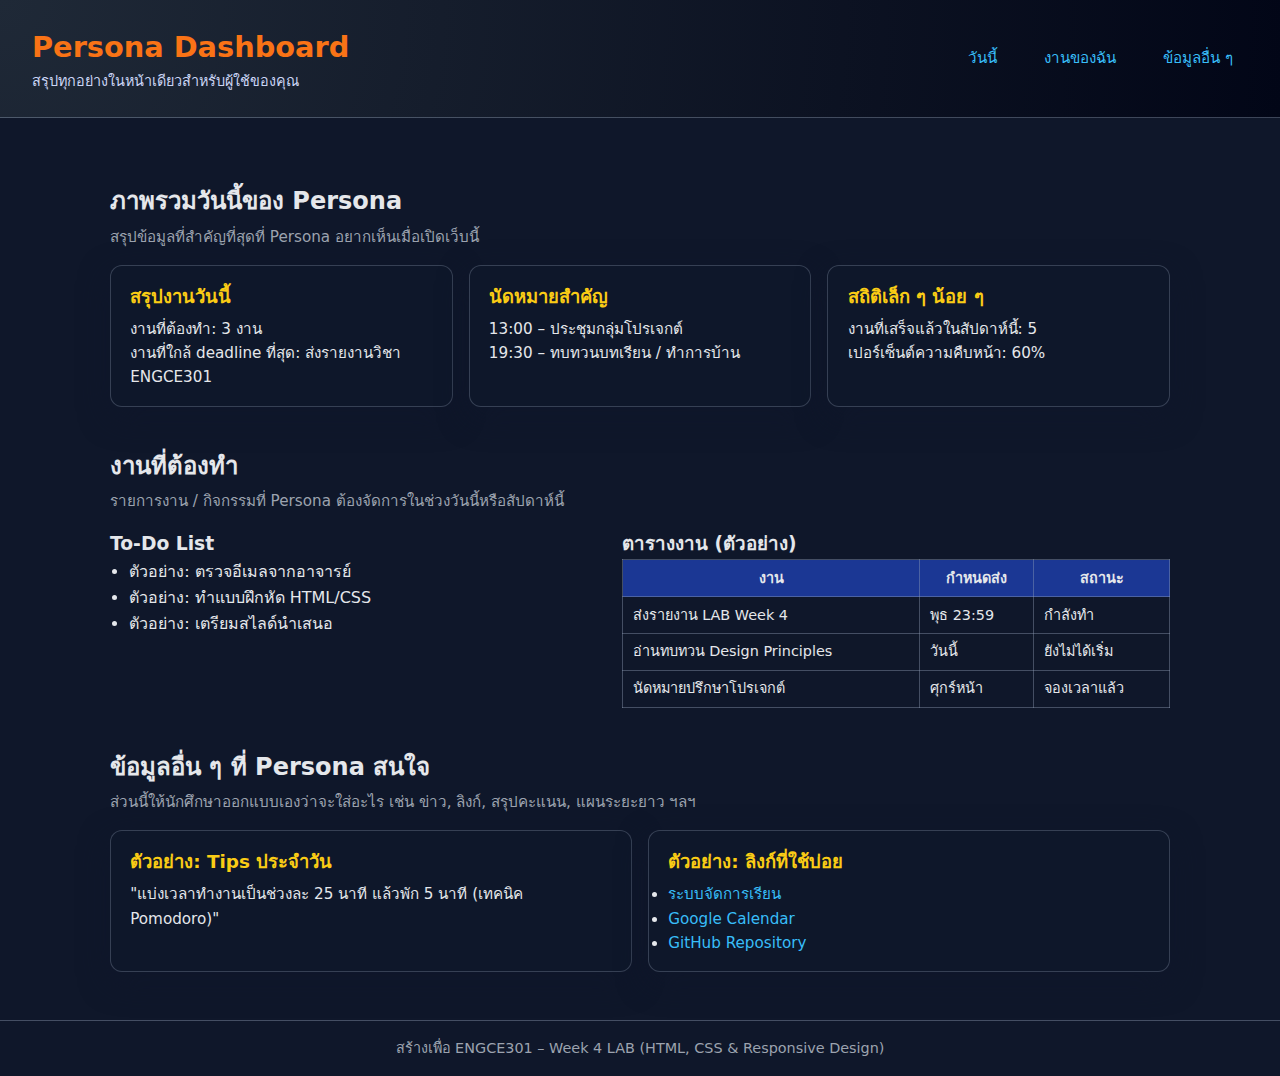
<file: Week-4/Chanodom/index.html>
<!DOCTYPE html>
<html lang="th">
<head>
    <meta charset="UTF-8">
    <meta name="viewport" content="width=device-width, initial-scale=1.0">
    <title>Week 4 – Persona Dashboard (Starter)</title>

    <!-- TODO: นักศึกษาสามารถเปลี่ยนฟอนต์ตามชอบ เช่น Google Fonts -->
    <link rel="stylesheet" href="css/style.css">
</head>
<body>
    <!-- 
        TODO: ส่วนนี้ให้เขียนใน README.md แยกต่างหาก
        - อธิบาย Persona (ชื่อ, อายุ, อาชีพ, Goals, Pain Points)
        - อธิบายว่าหน้าเว็บนี้ตอบโจทย์ Persona อย่างไร
    -->

    <header class="site-header">
        <div class="logo-area">
            <!-- TODO: เปลี่ยนชื่อระบบ/โลโก้ให้เข้ากับ Persona -->
            <h1>Persona Dashboard</h1>
            <p class="tagline">สรุปทุกอย่างในหน้าเดียวสำหรับผู้ใช้ของคุณ</p>
        </div>

        <nav class="main-nav">
            <!-- 
                TODO: ปรับชื่อเมนูให้เข้ากับ Persona
                เช่น "วันนี้", "งานที่ต้องทำ", "สถิติ", "ประวัติ", ฯลฯ
            -->
            <a href="#today">วันนี้</a>
            <a href="#tasks">งานของฉัน</a>
            <a href="#extra">ข้อมูลอื่น ๆ</a>
        </nav>
    </header>

    <main>
        <!-- Section 1: ภาพรวมวันนี้ / Overview -->
        <section id="today" class="section section-today">
            <header class="section-header">
                <h2>ภาพรวมวันนี้ของ Persona</h2>
                <!-- TODO: สรุปสั้น ๆ ว่า Persona สนใจอะไรเป็นอันดับแรก -->
                <p class="section-subtitle">
                    สรุปข้อมูลที่สำคัญที่สุดที่ Persona อยากเห็นเมื่อเปิดเว็บนี้
                </p>
            </header>

            <div class="cards-row">
                <!-- 
                    TODO: ให้นักศึกษาเปลี่ยนเนื้อหาในแต่ละ .card 
                    ให้ตรงกับ persona ของกลุ่มตัวเอง
                -->
                <article class="card">
                    <h3>สรุปงานวันนี้</h3>
                    <p>งานที่ต้องทำ: 3 งาน</p>
                    <p>งานที่ใกล้ deadline ที่สุด: ส่งรายงานวิชา ENGCE301</p>
                    <!-- TODO: เปลี่ยนข้อมูลเป็นของ Persona -->
                </article>

                <article class="card">
                    <h3>นัดหมายสำคัญ</h3>
                    <p>13:00 – ประชุมกลุ่มโปรเจกต์</p>
                    <p>19:30 – ทบทวนบทเรียน / ทำการบ้าน</p>
                    <!-- TODO: ปรับให้ตรงกับชีวิตจริงของ Persona -->
                </article>

                <article class="card">
                    <h3>สถิติเล็ก ๆ น้อย ๆ</h3>
                    <p>งานที่เสร็จแล้วในสัปดาห์นี้: 5</p>
                    <p>เปอร์เซ็นต์ความคืบหน้า: 60%</p>
                    <!-- TODO: อาจเปลี่ยนเป็นกราฟแท่ง/แถบ progress bar ในเวอร์ชันถัดไป -->
                </article>
            </div>
        </section>

        <!-- Section 2: งานที่ต้องทำ / Tasks -->
        <section id="tasks" class="section section-tasks">
            <header class="section-header">
                <h2>งานที่ต้องทำ</h2>
                <p class="section-subtitle">
                    รายการงาน / กิจกรรมที่ Persona ต้องจัดการในช่วงวันนี้หรือสัปดาห์นี้
                </p>
            </header>

            <!-- 
                TODO: เลือกว่าจะใช้ <ul>, <ol> หรือ <table> ตามลักษณะข้อมูล
                และให้นักศึกษาออกแบบรูปแบบข้อมูลเอง
            -->
            <div class="tasks-layout">
                <div class="tasks-list">
                    <h3>To-Do List</h3>
                    <ul>
                        <li>ตัวอย่าง: ตรวจอีเมลจากอาจารย์</li>
                        <li>ตัวอย่าง: ทำแบบฝึกหัด HTML/CSS</li>
                        <li>ตัวอย่าง: เตรียมสไลด์นำเสนอ</li>
                        <!-- TODO: เปลี่ยนรายการเป็นงานจริงของ Persona -->
                    </ul>
                </div>

                <div class="tasks-table-wrapper">
                    <h3>ตารางงาน (ตัวอย่าง)</h3>
                    <table class="tasks-table">
                        <thead>
                            <tr>
                                <th>งาน</th>
                                <th>กำหนดส่ง</th>
                                <th>สถานะ</th>
                            </tr>
                        </thead>
                        <tbody>
                            <tr>
                                <td>ส่งรายงาน LAB Week 4</td>
                                <td>พุธ 23:59</td>
                                <td>กำลังทำ</td>
                            </tr>
                            <tr>
                                <td>อ่านทบทวน Design Principles</td>
                                <td>วันนี้</td>
                                <td>ยังไม่ได้เริ่ม</td>
                            </tr>
                            <tr>
                                <td>นัดหมายปรึกษาโปรเจกต์</td>
                                <td>ศุกร์หน้า</td>
                                <td>จองเวลาแล้ว</td>
                            </tr>
                            <!-- TODO: ปรับข้อมูลตารางให้เข้ากับ Persona -->
                        </tbody>
                    </table>
                </div>
            </div>
        </section>

        <!-- Section 3: ข้อมูลเสริม / Extra Info -->
        <section id="extra" class="section section-extra">
            <header class="section-header">
                <h2>ข้อมูลอื่น ๆ ที่ Persona สนใจ</h2>
                <p class="section-subtitle">
                    ส่วนนี้ให้นักศึกษาออกแบบเองว่าจะใส่อะไร เช่น ข่าว, ลิงก์, สรุปคะแนน, แผนระยะยาว ฯลฯ
                </p>
            </header>

            <div class="extra-layout">
                <article class="card">
                    <h3>ตัวอย่าง: Tips ประจำวัน</h3>
                    <p>
                        "แบ่งเวลาทำงานเป็นช่วงละ 25 นาที แล้วพัก 5 นาที (เทคนิค Pomodoro)"
                    </p>
                    <!-- TODO: เปลี่ยนเป็น Tips ที่ตรงกับวิธีการทำงานของ Persona -->
                </article>

                <article class="card">
                    <h3>ตัวอย่าง: ลิงก์ที่ใช้บ่อย</h3>
                    <ul>
                        <li><a href="#">ระบบจัดการเรียน</a></li>
                        <li><a href="#">Google Calendar</a></li>
                        <li><a href="#">GitHub Repository</a></li>
                        <!-- TODO: เปลี่ยนลิงก์ให้ตรงกับของจริงที่ Persona ใช้ -->
                    </ul>
                </article>
            </div>
        </section>
    </main>

    <footer class="site-footer">
        <!-- TODO: ปรับข้อความ footer ตามที่กลุ่มต้องการ -->
        <p>สร้างเพื่อ ENGCE301 – Week 4 LAB (HTML, CSS &amp; Responsive Design)</p>
    </footer>

    <!-- 
        TODO (เสริม): 
        - นักศึกษาอาจเพิ่มปุ่มกลับขึ้นด้านบน
        - หรือส่วนสรุป Persona อย่างสั้น ๆ ใน footer หรือ sidebar
    -->
</body>
</html>
</file>
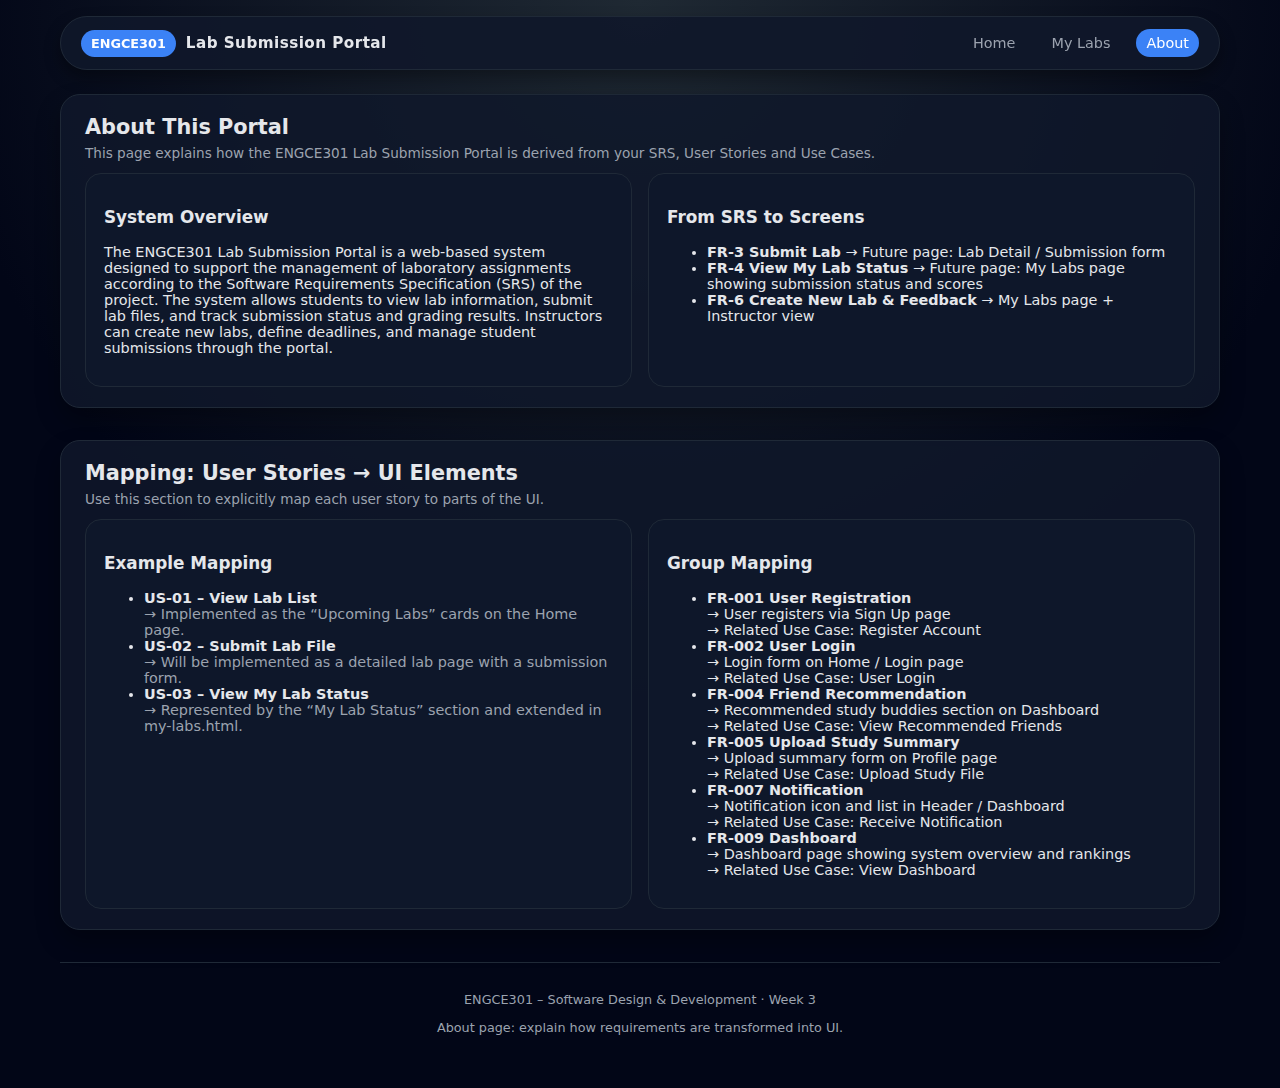
<file: Week-3/about.html>
<!DOCTYPE html>
<html lang="en">

<head>
    <meta charset="UTF-8">
    <title>About · ENGCE301 Lab Submission Portal</title>
    <meta name="viewport" content="width=device-width, initial-scale=1.0">
    <link rel="stylesheet" href="css/styles.css">
</head>

<body>

    <div class="page-container">

        <!-- HEADER -->
        <header class="site-header">
            <div class="logo">
                <span class="logo-mark">ENGCE301</span>
                <span class="logo-text">Lab Submission Portal</span>
            </div>

            <nav class="main-nav">
                <a href="index.html" class="nav-link">Home</a>
                <a href="my-labs.html" class="nav-link">My Labs</a>
                <a href="about.html" class="nav-link active">About</a>
            </nav>
        </header>

        <!-- CONTENT -->
        <main>
            <section class="section">
                <header class="section-header">
                    <h2>About This Portal</h2>
                    <p>
                        This page explains how the ENGCE301 Lab Submission Portal
                        is derived from your SRS, User Stories and Use Cases.
                    </p>
                </header>

                <div class="content-grid">
                    <article class="content-card">
                        <h3>System Overview</h3>
                        <p>
                            The ENGCE301 Lab Submission Portal is a web-based system designed
                            to support the management of laboratory assignments according to
                            the Software Requirements Specification (SRS) of the project.
                            The system allows students to view lab information, submit lab files,
                            and track submission status and grading results.
                            Instructors can create new labs, define deadlines, and manage
                            student submissions through the portal.
                        </p>
                    </article>

                    <article class="content-card">
                        <h3>From SRS to Screens</h3>
                        <ul>
                            <li><strong>FR-3 Submit Lab</strong> → Future page: Lab Detail / Submission form</li>
                            <li><strong>FR-4 View My Lab Status</strong> → Future page: My Labs page showing submission
                                status and scores</li>
                            <li><strong>FR-6 Create New Lab &amp; Feedback</strong> → My Labs page + Instructor view
                            </li>
                        </ul>
                    </article>
                </div>
            </section>

            <section class="section">
                <header class="section-header">
                    <h2>Mapping: User Stories → UI Elements</h2>
                    <p>Use this section to explicitly map each user story to parts of the UI.</p>
                </header>

                <div class="content-grid">
                    <article class="content-card">
                        <h3>Example Mapping</h3>
                        <ul>
                            <li>
                                <strong>US-01 – View Lab List</strong><br>
                                <span class="text-muted">
                                    → Implemented as the “Upcoming Labs” cards on the Home page.
                                </span>
                            </li>
                            <li>
                                <strong>US-02 – Submit Lab File</strong><br>
                                <span class="text-muted">
                                    → Will be implemented as a detailed lab page with a submission form.
                                </span>
                            </li>
                            <li>
                                <strong>US-03 – View My Lab Status</strong><br>
                                <span class="text-muted">
                                    → Represented by the “My Lab Status” section and extended in my-labs.html.
                                </span>
                            </li>
                        </ul>
                    </article>

                    <article class="content-card">
                        <h3>Group Mapping</h3>
                        <ul>
                            <li>
                                <strong>FR-001 User Registration</strong><br>
                                → User registers via Sign Up page<br>
                                → Related Use Case: Register Account
                            </li>

                            <li>
                                <strong>FR-002 User Login</strong><br>
                                → Login form on Home / Login page<br>
                                → Related Use Case: User Login
                            </li>

                            <li>
                                <strong>FR-004 Friend Recommendation</strong><br>
                                → Recommended study buddies section on Dashboard<br>
                                → Related Use Case: View Recommended Friends
                            </li>

                            <li>
                                <strong>FR-005 Upload Study Summary</strong><br>
                                → Upload summary form on Profile page<br>
                                → Related Use Case: Upload Study File
                            </li>

                            <li>
                                <strong>FR-007 Notification</strong><br>
                                → Notification icon and list in Header / Dashboard<br>
                                → Related Use Case: Receive Notification
                            </li>

                            <li>
                                <strong>FR-009 Dashboard</strong><br>
                                → Dashboard page showing system overview and rankings<br>
                                → Related Use Case: View Dashboard
                            </li>
                        </ul>
                    </article>
                </div>
            </section>
        </main>

        <!-- FOOTER -->
        <footer class="site-footer">
            <p>ENGCE301 – Software Design &amp; Development · Week 3</p>
            <p class="footer-small">
                About page: explain how requirements are transformed into UI.
            </p>
        </footer>
    </div>

</body>

</html>
</file>
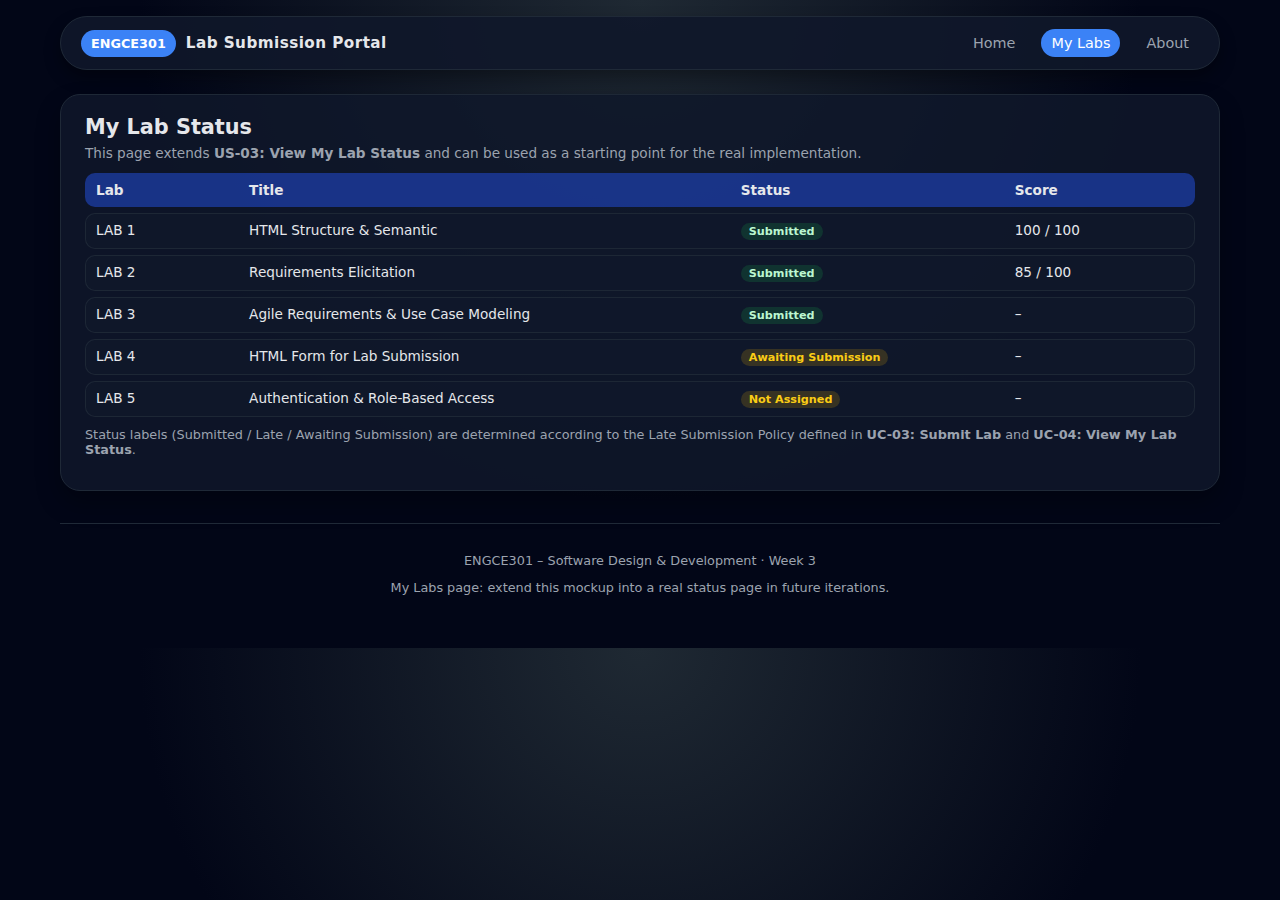
<file: Week-3/my-labs.html>
<!DOCTYPE html>
<html lang="en">

<head>
    <meta charset="UTF-8">
    <title>My Labs · ENGCE301 Lab Submission Portal</title>
    <meta name="viewport" content="width=device-width, initial-scale=1.0">
    <link rel="stylesheet" href="css/styles.css">
</head>

<body>

    <div class="page-container">

        <!-- HEADER -->
        <header class="site-header">
            <div class="logo">
                <span class="logo-mark">ENGCE301</span>
                <span class="logo-text">Lab Submission Portal</span>
            </div>

            <nav class="main-nav">
                <a href="index.html" class="nav-link">Home</a>
                <a href="my-labs.html" class="nav-link active">My Labs</a>
                <a href="about.html" class="nav-link">About</a>
            </nav>
        </header>

        <!-- CONTENT -->
        <main>
            <section class="section section-status">
                <header class="section-header">
                    <h2>My Lab Status</h2>
                    <p>
                        This page extends <strong>US-03: View My Lab Status</strong>
                        and can be used as a starting point for the real implementation.
                    </p>
                </header>

                <div class="status-table">
                    <div class="status-row status-header">
                        <span>Lab</span>
                        <span>Title</span>
                        <span>Status</span>
                        <span>Score</span>
                    </div>

                    <div class="status-row">
                        <span>LAB 1</span>
                        <span>HTML Structure &amp; Semantic</span>
                        <span><span class="status-tag status-done">Submitted</span></span>
                        <span>100 / 100</span>
                    </div>

                    <div class="status-row">
                        <span>LAB 2</span>
                        <span>Requirements Elicitation</span>
                        <span><span class="status-tag status-done">Submitted</span></span>
                        <span>85 / 100</span>
                    </div>

                    <div class="status-row">
                        <span>LAB 3</span>
                        <span>Agile Requirements &amp; Use Case Modeling</span>
                        <span><span class="status-tag status-done"> Submitted</span></span>
                        <span>–</span>
                    </div>

                    <div class="status-row">
                        <span>LAB 4</span>
                        <span>HTML Form for Lab Submission</span>
                        <span><span class="status-tag status-pending">Awaiting Submission</span></span>
                        <span>–</span>
                    </div>

                    <div class="status-row">
                        <span>LAB 5</span>
                        <span>Authentication & Role-Based Access</span>
                        <span><span class="status-tag status-pending">Not Assigned</span></span>
                        <span>–</span>
                    </div>
                </div>

                <p class="section-note">
                    Status labels (Submitted / Late / Awaiting Submission) are determined
                    according to the Late Submission Policy defined in
                    <strong>UC-03: Submit Lab</strong> and
                    <strong>UC-04: View My Lab Status</strong>.
                </p>
            </section>
        </main>

        <!-- FOOTER -->
        <footer class="site-footer">
            <p>ENGCE301 – Software Design &amp; Development · Week 3</p>
            <p class="footer-small">
                My Labs page: extend this mockup into a real status page in future iterations.
            </p>
        </footer>
    </div>

</body>

</html>
</file>
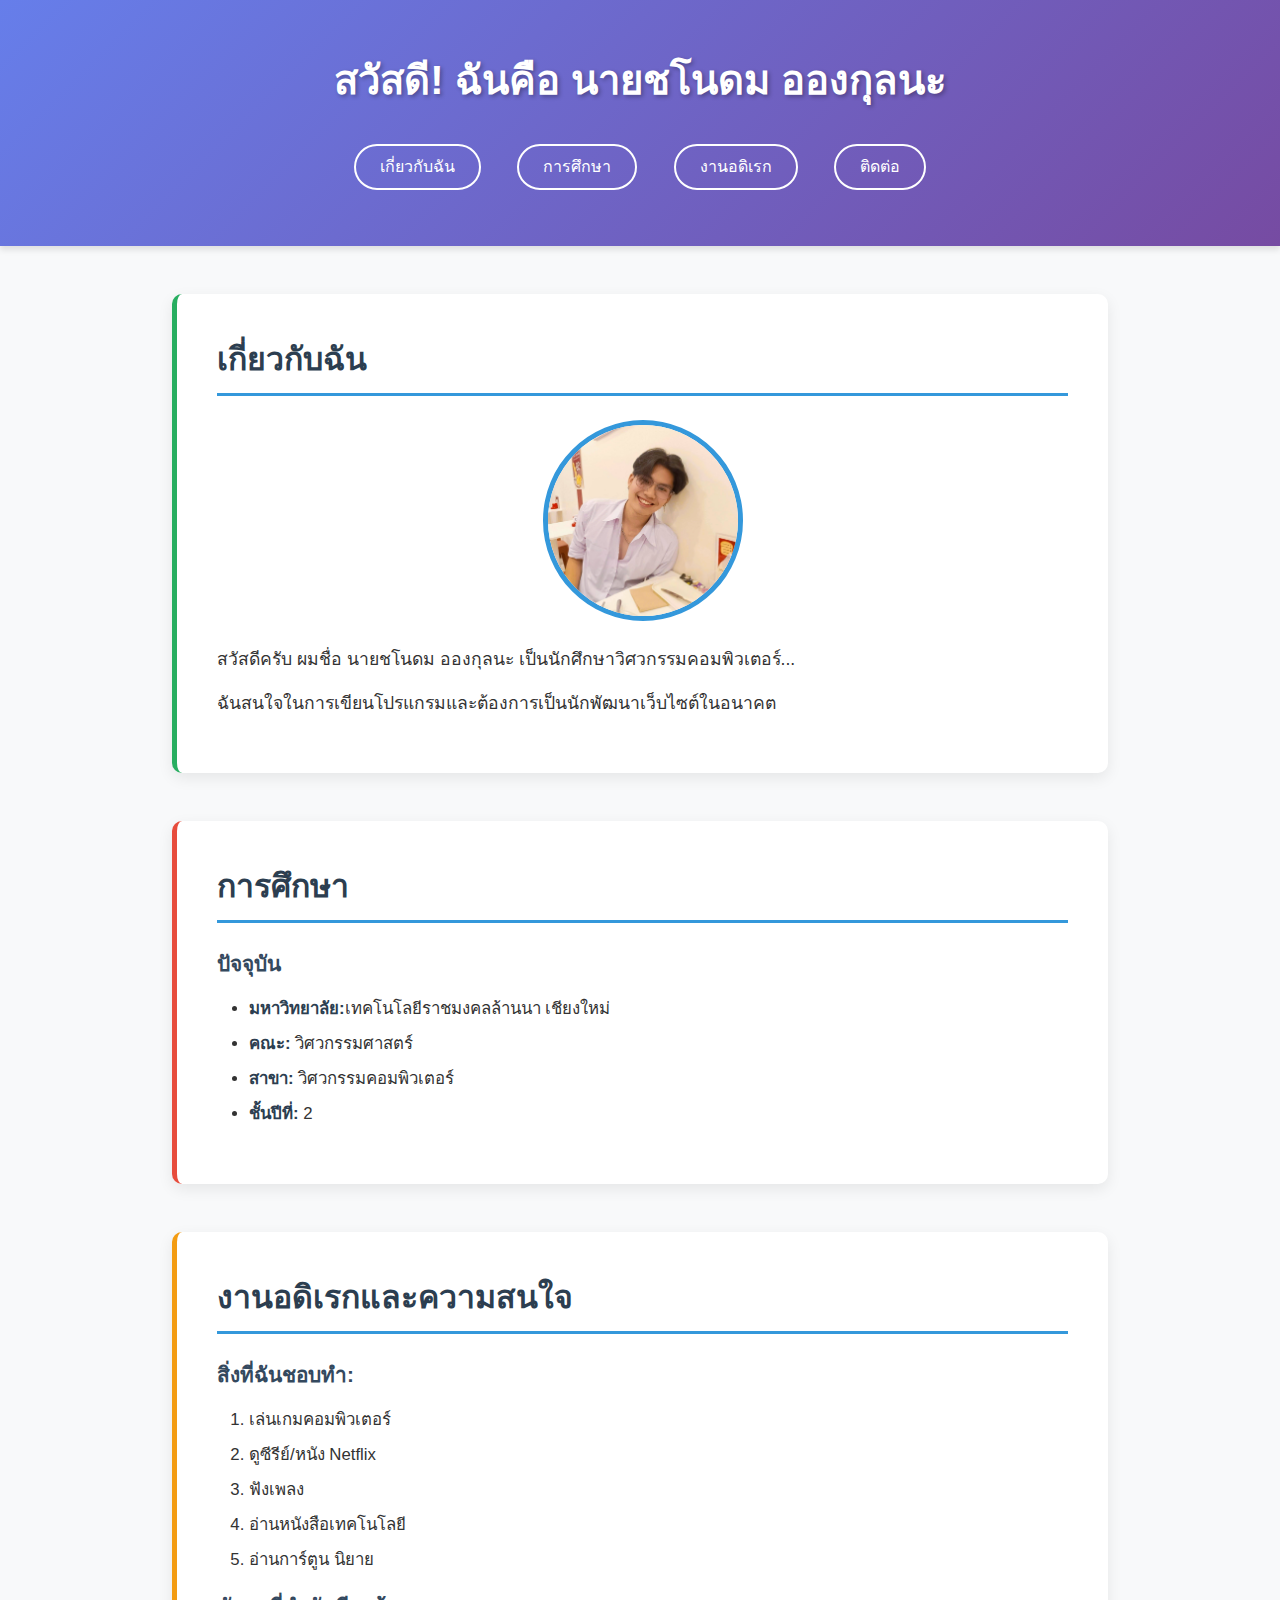
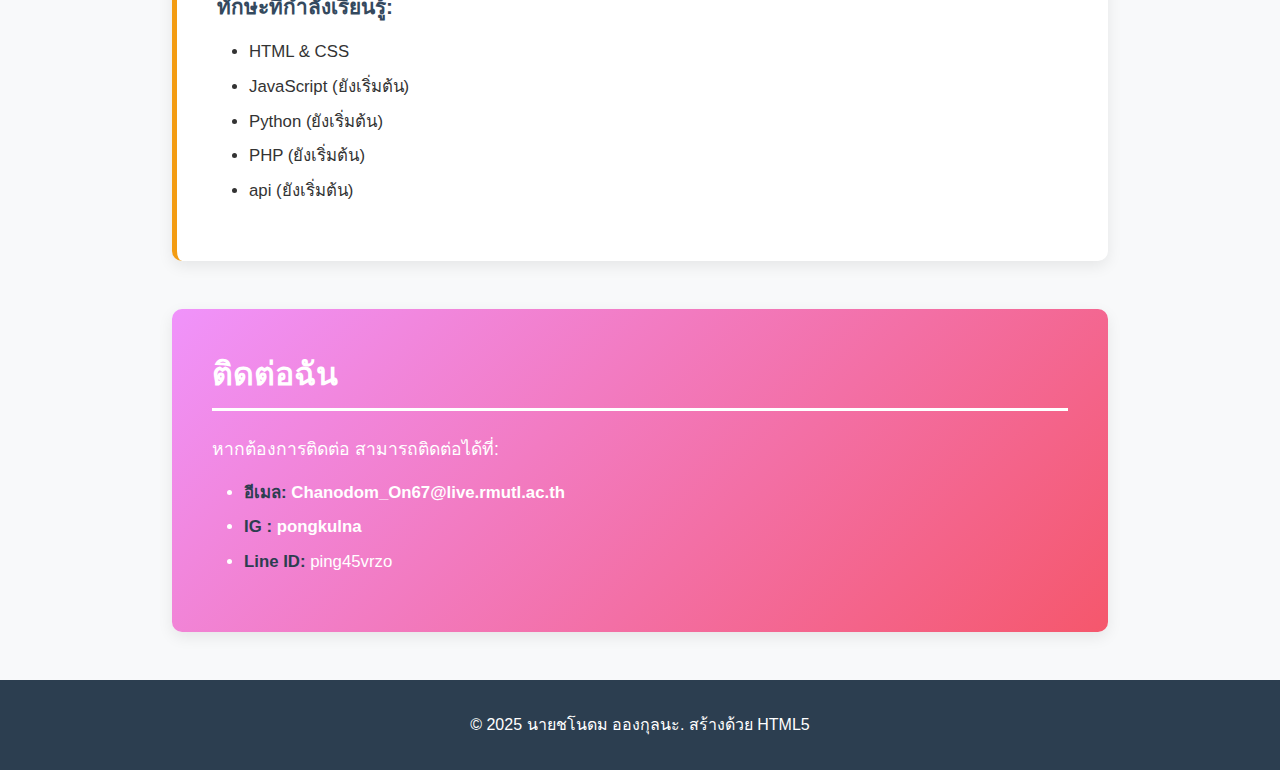
<file: Week-4/my_portfolio.html>
<!DOCTYPE html>
<html lang="th">
<head>
    <meta charset="UTF-8">
    <meta name="viewport" content="width=device-width, initial-scale=1.0">
    <title>แนะนำตัว - [ชื่อของคุณ]</title>
    <link rel="stylesheet" href="css/style_portfolio.css">
</head>
<body>
    <header>
        <h1>สวัสดี! ฉันคือ นายชโนดม อองกุลนะ</h1>
        <nav>
            <a href="#about">เกี่ยวกับฉัน</a>
            <a href="#education">การศึกษา</a>
            <a href="#hobbies">งานอดิเรก</a>
            <a href="#contact">ติดต่อ</a>
        </nav>
    </header>

    <main>
        <section id="about">
            <h2>เกี่ยวกับฉัน</h2>
            <img src="images/ping.jpg" alt="รูปโปรไฟล์ของฉัน" width="200">
            <p>สวัสดีครับ ผมชื่อ นายชโนดม อองกุลนะ เป็นนักศึกษาวิศวกรรมคอมพิวเตอร์...</p>
            <p>ฉันสนใจในการเขียนโปรแกรมและต้องการเป็นนักพัฒนาเว็บไซต์ในอนาคต</p>
        </section>

        <section id="education">
            <h2>การศึกษา</h2>
            <h3>ปัจจุบัน</h3>
            <ul>
                <li><strong>มหาวิทยาลัย:</strong>เทคโนโลยีราชมงคลล้านนา เชียงใหม่</li>
                <li><strong>คณะ:</strong> วิศวกรรมศาสตร์</li>
                <li><strong>สาขา:</strong> วิศวกรรมคอมพิวเตอร์</li>
                <li><strong>ชั้นปีที่:</strong> 2</li>
            </ul>
        </section>

        <section id="hobbies">
            <h2>งานอดิเรกและความสนใจ</h2>
            <h3>สิ่งที่ฉันชอบทำ:</h3>
            <ol>
                <li>เล่นเกมคอมพิวเตอร์</li>
                <li>ดูซีรีย์/หนัง Netflix</li>
                <li>ฟังเพลง</li>
                <li>อ่านหนังสือเทคโนโลยี</li>
                <li>อ่านการ์ตูน นิยาย</li>
            </ol>

            <h3>ทักษะที่กำลังเรียนรู้:</h3>
            <ul>
                <li>HTML & CSS</li>
                <li>JavaScript (ยังเริ่มต้น)</li>
                <li>Python (ยังเริ่มต้น)</li>
                <li>PHP (ยังเริ่มต้น)</li>
                <li>api (ยังเริ่มต้น)</li>
            </ul>
        </section>

        <section id="contact">
            <h2>ติดต่อฉัน</h2>
            <p>หากต้องการติดต่อ สามารถติดต่อได้ที่:</p>
            <ul>
                <li><strong>อีเมล:</strong> <a href="Chanodom_On67@live.rmutl.ac.th">Chanodom_On67@live.rmutl.ac.th</a></li>
                <li><strong>IG :</strong> <a href="https://www.instagram.com/pongkulna/" target="_blank">pongkulna</a></li>
                <li><strong>Line ID:</strong> ping45vrzo</li>
            </ul>
        </section>
    </main>

    <footer>
        <p>&copy; 2025 นายชโนดม อองกุลนะ. สร้างด้วย HTML5</p>
    </footer>
</body>
</html>
</file>
<file: style.css>
body {
    margin: 0;
    font-family: Arial, sans-serif;
    background-color: #121212;
    color: #E0E0E0;
    /* ข้อความหลัก */
    line-height: 1.6;
    padding-top: 60px;
}

.main-nav {
    max-width: 100%;
    background-color: #1F1F1F;
    margin: 0 auto;
    padding: 10px 20px;
    display: flex;
    /* ใช้ Flexbox สำหรับ Navigation */
    justify-content: space-around;
    /* จัดเรียงลิงก์ให้มีระยะห่างเท่าๆ กัน */
    /* ส่วนล่างนี้ใใช้เพื่อสร้างnav แบบติดจอ */
    position: fixed;
    z-index: 1000;
    top: 0;
    left: 0;
    width: 100%;
    /*  */
    box-shadow: 0 0 10px rgba(187, 134, 252, 0.4);
}

.main-nav a {
    color: #BB86FC;
    /* สีม่วงอ่อน*/
    text-decoration: none;
    padding: 10px 15px;
    transition: background-color 0.3s;
    border-radius: 4px;
    font-weight: bold;
}

.main-nav a:hover {
    background-color: #333333;
    /* สีพื้นหลังเปลี่ยนเมื่อชี้ */
}

.second-bg {
    background-color: #1F1F1F;
    max-width: 100%;
    height: auto;
    border-radius: 10px;
    margin: 0px 50px 20px 50px;
    padding: 0px 0px 5px;
}

.second-bg h1 {
    text-align: center;
    padding-top: 20px;
    color: #BB86FC;
}

.second-bg p {
    padding: 20px 0px 10px;
    text-align: center;
    font-size: 18px;
}


.work-grid {
    display: grid;
    gap: 50px;
    grid-template-columns: repeat(3, 1fr);
    align-items: center;
    padding: 20px 150px 90px;
}

.work-card {
    display: flex;
    width: auto;
    height: auto;
    background-color: #1F1F1F;
    border-radius: 30px;
    /* align-items: center; */
    box-shadow: 0 4px 8px 3px rgba(0, 0, 0, 0.4);
    cursor: pointer;
    flex-direction: column;
    align-items: flex-start;
}

.work-card h2 {
    text-align: center;
    color: #BB86FC;
    text-decoration: none;
    display: block;
    width: 100%;
    height: 100%;
}

.work-card ul {
    color: #E0E0E0;
}

.work-card:hover {
    transform: translateY(-8px);
    border-radius: 30px;
    box-shadow: 0 4px 8px 3px rgba(187, 134, 252, 0.4);
}


.about-css {
    color: #BB86FC;
}

/* Model PopUp By Ai */
/* modal overlay */
.modal {
    display: none;
    position: fixed;
    top: 0;
    left: 0;
    width: 100%;
    height: 100%;
    background: rgba(66, 66, 66, 0.5);
    justify-content: center;
    align-items: center;
}

/* modal box */
.modal-content {
    background: #1F1F1F;
    padding: 25px;
    width: auto;
    border-radius: 12px;
    position: relative;
    box-shadow: 0 4px 8px 3px rgba(187, 134, 252, 0.4);
}

.modal-content h2{
    color: #BB86FC;
}

.close {
    position: absolute;
    right: 15px;
    top: 10px;
    font-size: 28px;
    cursor: pointer;
}

.modal-grid {
    grid-template-columns: repeat(2, 1fr);
    display: grid;
    gap: 50px;
    align-items: center;
    padding: 20px 20px 40px ;
}

.modal-card{
    display: flex;
    width: auto;
    height: auto;
    background-color: #1F1F1F;
    gap: 20px;
    border-radius: 20px;
    box-shadow: 0 4px 8px 3px rgba(0, 0, 0, 0.4);
    flex-direction: column;
    align-items: flex-start;
    cursor: pointer;
}

.modal-card a{
    text-align: center;
    text-decoration: none;
    width: 100%;
    height: 100%;
}

.modal-card a ul{
    display: block;
    padding: 10px;
    color: #E0E0E0;
    margin: 25px
}

.modal-card:hover{
    box-shadow: 0 4px 8px 3px rgba(20, 20, 20, 0.4);
}


/* =============== Mobile Responsive =============== */
@media (max-width: 768px) {
    .main-nav{
        justify-content: center;
        padding: 5px 1px;
    }

    /* ลดระยะขอบของหน้าให้เหมาะกับมือถือ */
    .second-bg {
        margin: 0 10px 20px 10px;
        padding: 0 10px 10px;
    }

    /* ปรับขนาดข้อความ intro */
    .second-bg p {
        font-size: 14px;
        padding: 10px 0;
    }

    /* GRID ของงาน: จาก 3 คอลัมน์ → เหลือ 1 คอลัมน์บนมือถือ */
    .work-grid {
        grid-template-columns: 1fr;
        gap: 20px;
        padding: 20px 20px 50px;
        justify-content: center;
        align-items: center;
    }

    /* การ์ดเล็กลง + ชิดซ้ายชิดขวาเต็มจอ */
    .work-card {
        /* width: 100%; */
        border-radius: 20px;
        padding: 10px;
    }

    /* Modal ปรับเป็นเต็มหน้าจอมากขึ้น */
    .modal-content {
        width: 70%;
        height: 70%;
        padding-top: 50px;
        border-radius: 10px;

        overflow-y: auto;
        overflow-x: hidden;
    }

    /* Modal grid จาก 2 คอลัมน์ → 1 คอลัมน์บนมือถือ */
    .modal-grid {
        grid-template-columns: 1fr;
        gap: 20px;
        justify-content: center;
        align-items: center;
    }

    .modal-card {
        padding: 10px;
    }
}
</file>
<file: Week-3/css/styles.css>
/* =========================================================
   ENGCE301 – LAB 3 Web: styles.css (Starter – ~50%)
   ---------------------------------------------------------
   TODO (Student):
   - เติม Color Palette ให้ครบ
   - ปรับ Typography
   - ใช้ Box Model (margin/padding/border) ให้ layout ดูเรียบร้อย
   - ตกแต่ง card, table, button, hover effects
   ====================================================== */

/* ---------- 1. Design Tokens / Variables ---------- */
:root {
    /* TODO: Student – กำหนดสีหลักของ Portal ให้ครบ 3–4 สี */
    --color-bg: #0f172a;           /* background หลัก (ใส่สีที่ต้องการ) */
    --color-surface: #111827;      /* พื้นของ card/section */
    --color-primary: #3b82f6;      /* ปุ่มหลัก / highlight */
    --color-secondary: #22c55e;    /* ปุ่มรอง / accent */
    --color-text: #e5e7eb;         /* ตัวอักษรหลัก */
    --color-text-muted: #9ca3af;   /* ตัวอักษรรอง */
    --color-border: #1f2937;       /* เส้นขอบ card/table */

    --radius-card: 16px;
    --shadow-soft: 0 16px 30px rgba(0, 0, 0, 0.35);

    /* TODO: Student – เลือก font ที่ต้องการ (จาก Google Fonts)
       แล้วไปเพิ่ม <link> ที่ index.html / about.html / my-labs.html */
    --font-sans: system-ui, -apple-system, BlinkMacSystemFont, "Segoe UI", sans-serif;
}

/* ---------- 2. Global Styles ---------- */
*,
*::before,
*::after {
    box-sizing: border-box;  /* สำคัญมาก: คุม Box Model ให้ predictable */
}

body {
    margin: 0;
    padding: 0;
    background: radial-gradient(circle at top, #1f2933 0%, #020617 55%);
    color: var(--color-text);
    font-family: var(--font-sans);
}

/* จำกัดความกว้างของ content ให้อ่านง่าย */
.page-container {
    max-width: 1200px;   /* TODO: ลองปรับดู 960 / 1200 / 1440 และสังเกตความต่าง */
    margin: 0 auto;
    padding: 16px 20px 40px;
}

/* ลิงก์ทั่วไป */
a {
    color: inherit;
}

/* ---------- 3. Header + Navbar ---------- */

.site-header {
    display: flex;
    align-items: center;
    justify-content: space-between;
    padding: 12px 20px;
    margin-bottom: 24px;
    background: rgba(15, 23, 42, 0.9);
    border-radius: 999px;
    border: 1px solid var(--color-border);
    box-shadow: 0 8px 16px rgba(0, 0, 0, 0.35);
    position: sticky;
    top: 10px;
    z-index: 10;
}

.logo {
    display: flex;
    align-items: center;
    gap: 10px;
}

.logo-mark {
    background: var(--color-primary);
    color: white;
    padding: 6px 10px;
    border-radius: 999px;
    font-size: 0.8rem;
    font-weight: 600;
}

.logo-text {
    font-weight: 600;
    letter-spacing: 0.03em;
    font-size: 0.95rem;
}

.main-nav {
    display: flex;
    gap: 16px;
    font-size: 0.9rem;
}

.nav-link {
    text-decoration: none;
    color: var(--color-text-muted);
    padding: 6px 10px;
    border-radius: 999px;
    transition: background 0.2s, color 0.2s, transform 0.15s;
}

.nav-link:hover {
    background: rgba(148, 163, 184, 0.2);
    color: var(--color-text);
    transform: translateY(-1px);
}

/* แสดง active menu */
.nav-link.active {
    background: var(--color-primary);
    color: white;
}

/* ---------- 4. Hero Section ---------- */

.hero-section {
    display: grid;
    grid-template-columns: minmax(0, 2fr) minmax(0, 1.6fr);
    gap: 32px;
    align-items: center;
    padding: 32px 24px;
    border-radius: 24px;
    background: radial-gradient(circle at top left, rgba(37, 99, 235, 0.25), transparent 55%),
                radial-gradient(circle at bottom right, rgba(16, 185, 129, 0.25), transparent 60%),
                rgba(15, 23, 42, 0.9);
    box-shadow: var(--shadow-soft);
    margin-bottom: 32px;
}

.hero-content h1 {
    font-size: 2rem;
    margin: 0 0 12px;
    line-height: 1.3;
}

.hero-subtitle {
    margin: 0 0 18px;
    font-size: 0.95rem;
    color: var(--color-text-muted);
}

.hero-actions {
    display: flex;
    flex-wrap: wrap;
    gap: 12px;
    margin-bottom: 12px;
}

.btn {
    display: inline-flex;
    align-items: center;
    justify-content: center;
    padding: 10px 16px;
    border-radius: 999px;
    font-size: 0.9rem;
    text-decoration: none;
    border: 1px solid transparent;
    cursor: pointer;
    transition: background 0.2s, transform 0.15s, box-shadow 0.2s;
}

.btn.primary {
    background: var(--color-primary);
    color: white;
}

.btn.secondary {
    background: transparent;
    color: var(--color-text);
    border-color: var(--color-border);
}

.btn:hover {
    transform: translateY(-1px);
    box-shadow: 0 8px 18px rgba(0, 0, 0, 0.4);
}

/* ข้อความอธิบายย่อท้าย Hero */
.hero-note {
    font-size: 0.8rem;
    color: var(--color-text-muted);
}

/* Infographic ด้านขวา Hero */
.hero-visual {
    display: flex;
    flex-direction: column;
    align-items: center;
}

.hero-flow-card {
    display: flex;
    flex-wrap: wrap;
    gap: 6px;
    padding: 16px;
    border-radius: 999px;
    border: 1px dashed rgba(148, 163, 184, 0.7);
    background: rgba(15, 23, 42, 0.9);
}

.flow-step {
    padding: 6px 10px;
    border-radius: 999px;
    background: rgba(30, 64, 175, 0.9);
    font-size: 0.8rem;
}

.flow-arrow {
    display: inline-flex;
    align-items: center;
    justify-content: center;
    font-size: 0.9rem;
    color: var(--color-text-muted);
    padding: 0 4px;
}

.hero-visual-caption {
    margin-top: 10px;
    font-size: 0.8rem;
    color: var(--color-text-muted);
}

/* ---------- 5. Sections Shared Styles ---------- */

.section {
    margin-bottom: 32px;
    padding: 20px 24px;
    border-radius: 20px;
    background: rgba(15, 23, 42, 0.85);
    border: 1px solid var(--color-border);
    box-shadow: 0 12px 24px rgba(0, 0, 0, 0.3);
}

.section-header h2 {
    margin: 0 0 6px;
    font-size: 1.3rem;
}

.section-header p {
    margin: 0 0 12px;
    font-size: 0.85rem;
    color: var(--color-text-muted);
}

/* สำหรับ layout ใน about.html */
.content-grid {
    display: grid;
    grid-template-columns: repeat(auto-fit, minmax(260px, 1fr));
    gap: 16px;
}

.content-card {
    background: rgba(15, 23, 42, 0.95);
    border-radius: 16px;
    padding: 16px 18px;
    border: 1px solid var(--color-border);
    font-size: 0.9rem;
}

/* muted text */
.text-muted {
    color: var(--color-text-muted);
}

/* ---------- 6. Upcoming Labs Cards ---------- */

.labs-grid {
    display: grid;
    grid-template-columns: repeat(auto-fit, minmax(260px, 1fr));
    gap: 16px;
}

.lab-card {
    background: rgba(15, 23, 42, 0.95);
    border-radius: 16px;
    padding: 16px 18px;
    border: 1px solid var(--color-border);
    display: flex;
    flex-direction: column;
    gap: 8px;
    font-size: 0.9rem;
    transition: transform 0.15s, box-shadow 0.2s, border-color 0.2s;
}

.lab-card:hover {
    transform: translateY(-2px);
    border-color: rgba(59, 130, 246, 0.8);
    box-shadow: 0 14px 26px rgba(15, 23, 42, 0.6);
}

.lab-meta {
    display: flex;
    justify-content: space-between;
    font-size: 0.75rem;
    color: var(--color-text-muted);
}

.badge {
    display: inline-flex;
    align-items: center;
    justify-content: center;
    padding: 2px 8px;
    border-radius: 999px;
    font-size: 0.7rem;
}

.badge-lab {
    background: rgba(59, 130, 246, 0.2);
    color: #bfdbfe;
}

/* Lab deadline */
.lab-deadline {
    font-size: 0.75rem;
}

.lab-desc {
    margin: 0;
    font-size: 0.85rem;
    color: var(--color-text-muted);
}

/* แท็กด้านล่างการ์ด Lab */
.lab-tags {
    list-style: none;
    margin: 0;
    padding: 0;
    display: flex;
    flex-wrap: wrap;
    gap: 6px;
    font-size: 0.75rem;
}

.lab-tags li {
    padding: 3px 8px;
    border-radius: 999px;
    background: rgba(148, 163, 184, 0.15);
}

/* Highlight การ์ดที่ยังเป็น TODO ของนักศึกษา */
.lab-card.todo {
    border-style: dashed;
    opacity: 0.9;
}

/* ---------- 7. My Status Table ---------- */

.status-table {
    display: flex;
    flex-direction: column;
    gap: 6px;
    font-size: 0.85rem;
}

.status-row {
    display: grid;
    grid-template-columns: 0.6fr 2fr 1.1fr 0.7fr;
    gap: 8px;
    padding: 8px 10px;
    border-radius: 10px;
    border: 1px solid rgba(31, 41, 55, 0.9);
    background: rgba(15, 23, 42, 0.9);
}

.status-row.status-header {
    background: rgba(30, 64, 175, 0.7);
    border-color: transparent;
    font-weight: 600;
}

/* ป้ายสถานะ */
.status-tag {
    display: inline-flex;
    padding: 2px 8px;
    border-radius: 999px;
    font-size: 0.7rem;
    font-weight: 600;
}

.status-done {
    background: rgba(22, 163, 74, 0.2);
    color: #bbf7d0;
}

.status-pending {
    background: rgba(234, 179, 8, 0.18);
    color: #facc15;
}

.status-late {
    background: rgba(220, 38, 38, 0.25);
    color: #fecaca;
}

/* แถว TODO ให้ดูต่างออกไปนิดหน่อย */
.status-row.todo {
    border-style: dashed;
}

/* Note ใต้ตาราง */
.section-note {
    margin-top: 10px;
    font-size: 0.8rem;
    color: var(--color-text-muted);
}

/* ---------- 8. Footer ---------- */

.site-footer {
    margin-top: 24px;
    padding-top: 16px;
    border-top: 1px solid var(--color-border);
    font-size: 0.8rem;
    color: var(--color-text-muted);
    text-align: center;
}

.footer-small {
    margin-top: 4px;
}

/* ---------- 9. Responsive (มือถือ/จอเล็ก) ---------- */

@media (max-width: 768px) {
    .site-header {
        flex-direction: column;
        align-items: flex-start;
        gap: 8px;
        border-radius: 18px;
    }

    .hero-section {
        grid-template-columns: 1fr;
    }

    .main-nav {
        width: 100%;
        justify-content: flex-start;
        flex-wrap: wrap;
    }

    .status-row {
        grid-template-columns: 1fr 1fr;
        grid-template-rows: auto auto;
    }
    .status-row span:nth-child(1),
    .status-row span:nth-child(2) {
        font-weight: 500;
    }
}
</file>
<file: Week-4/css/style_portfolio.css>
/* --------------------------------------------------------------------------------------------------- */
/* CSS MY PORTFOLIO */
/* --------------------------------------------------------------------------------------------------- */

/* CSS Reset */
* {
    margin: 0;
    padding: 0;
    box-sizing: border-box;
}

/* Typography */
body {
    font-family: 'Segoe UI', Tahoma, Geneva, Verdana, sans-serif;
    line-height: 1.6;
    color: #333;
    background-color: #f8f9fa;
}

h1, h2, h3 {
    margin-bottom: 1rem;
    color: #2c3e50;
}

h1 {
    font-size: 2.5rem;
    font-weight: 700;
}

h2 {
    font-size: 2rem;
    border-bottom: 3px solid #3498db;
    padding-bottom: 0.5rem;
    margin-bottom: 1.5rem;
}

h3 {
    font-size: 1.3rem;
    color: #34495e;
}

p {
    margin-bottom: 1rem;
    font-size: 1.1rem;
}

/* Header Styling */
header {
    background: linear-gradient(135deg, #667eea 0%, #764ba2 100%);
    color: white;
    padding: 3rem 0;
    text-align: center;
    box-shadow: 0 4px 6px rgba(0, 0, 0, 0.1);
}

header h1 {
    color: white;
    margin-bottom: 2rem;
    text-shadow: 2px 2px 4px rgba(0, 0, 0, 0.3);
}

/* Navigation */
nav {
    margin-top: 2rem;
}

nav a {
    color: white;
    text-decoration: none;
    margin: 0 1rem;
    padding: 0.5rem 1.5rem;
    border: 2px solid white;
    border-radius: 25px;
    transition: all 0.3s ease;
    display: inline-block;
    margin-bottom: 0.5rem;
}

nav a:hover {
    background-color: white;
    color: #667eea;
    transform: translateY(-2px);
    box-shadow: 0 4px 8px rgba(0, 0, 0, 0.2);
}

/* Main Content */
main {
    max-width: 1000px;
    margin: 3rem auto;
    padding: 0 2rem;
}

section {
    background: white;
    margin-bottom: 3rem;
    padding: 2.5rem;
    border-radius: 10px;
    box-shadow: 0 5px 15px rgba(0, 0, 0, 0.08);
    transition: transform 0.3s ease;
}

section:hover {
    transform: translateY(-5px);
    box-shadow: 0 8px 25px rgba(0, 0, 0, 0.15);
}

/* Profile Image */
#about img {
    border-radius: 50%;
    border: 5px solid #3498db;
    margin-bottom: 1.5rem;
    display: block;
    margin-left: auto;
    margin-right: auto;
}

/* Lists Styling */
ul, ol {
    margin-left: 2rem;
    margin-bottom: 1rem;
}

li {
    margin-bottom: 0.5rem;
    font-size: 1.05rem;
}

li strong {
    color: #2c3e50;
}

/* Links */
a {
    color: #3498db;
    text-decoration: none;
    transition: color 0.3s ease;
}

a:hover {
    color: #2980b9;
    text-decoration: underline;
}

/* Contact Section Special Styling */
#contact {
    background: linear-gradient(135deg, #f093fb 0%, #f5576c 100%);
    color: white;
}

#contact h2 {
    color: white;
    border-bottom-color: white;
}

#contact a {
    color: white;
    font-weight: bold;
}

#contact a:hover {
    color: #f8f9fa;
}

/* Footer */
footer {
    background-color: #2c3e50;
    color: white;
    text-align: center;
    padding: 2rem;
    margin-top: 3rem;
}

footer p {
    margin: 0;
    font-size: 1rem;
}

/* Color Variations for Sections */
#education {
    border-left: 5px solid #e74c3c;
}

#hobbies {
    border-left: 5px solid #f39c12;
}

#about {
    border-left: 5px solid #27ae60;
}

/* Hover Effects */
section h2 {
    transition: color 0.3s ease;
}

section:hover h2 {
    color: #3498db;
}

/* Smooth Scrolling */
html {
    scroll-behavior: smooth;
}
</file>
<file: Week-2/css/style.css>
/* ===========================
    CSS Reset & Base Styles
    =========================== */
* {
    margin: 0;
    padding: 0;
    box-sizing: border-box;
}

:root {
    /* =================================
       Color Palette: DARK MODE (Deep Purple Theme)
       ================================= */
    --primary-color: #BB86FC;    /* ม่วงสว่าง (Primary - เน้นความโดดเด่น) */
    --secondary-color: #03DAC6;  /* ฟ้า/เขียวอ่อน (Secondary - สำหรับ Highlight/Link Hover) */
    --accent-color: #FF70A6;     /* ชมพู/บานเย็น (Accent - CTA/Icon/Ranking) */
    --danger-color: #CF6679;     /* แดง (Error/Danger) */
    
    --background-dark: #121212;  /* พื้นหลังหลัก (เกือบดำสนิท) */
    --surface-dark: #1F1F1F;     /* พื้นหลังรอง/Card (เข้มกว่า BG เล็กน้อย) */
    --text-light: #E0E0E0;       /* สีข้อความหลัก (ขาวอ่อน) */
    --text-secondary-light: #B0B0B0; /* สีข้อความรอง/คำบรรยาย */
    
    --dark-color: #BB86FC;       
    
    /* Typography */
    --font-primary: 'Inter', 'Kanit', -apple-system, BlinkMacSystemFont, sans-serif;
    --font-size-base: 17px; 
    --font-size-lg: 1.25rem;
    --font-size-xl: 2.5rem; 
    
    /* Spacing */
    --spacing-unit: 1rem;
    --container-width: 1280px; 
}

/* ===========================
    GLOBAL 3D & PERSPECTIVE SETTINGS
    =========================== */
html {
    font-size: var(--font-size-base);
    scroll-behavior: smooth;
}

body {
    font-family: var(--font-primary);
    line-height: 1.7; 
    color: var(--text-light); 
    background-color: var(--background-dark); 
    perspective: 1500px; 
}

/* Container */
.container {
    max-width: var(--container-width);
    margin: 0 auto;
    padding: 0 calc(var(--spacing-unit) * 2);
}

/* Headings */
h1, h2, h3 {
    color: var(--primary-color); 
    font-weight: 700; 
}

section h2 {
    font-size: var(--font-size-xl);
    text-align: center;
    margin-bottom: 0.5rem;
    color: var(--primary-color);
    font-weight: 700; 
}

.section-description {
    text-align: center;
    font-size: 1.3rem; 
    font-weight: 500; 
    color: var(--text-secondary-light); 
    margin-bottom: 3rem;
    max-width: 800px;
    margin-left: auto;
    margin-right: auto;
}

/* Buttons */
.btn {
    display: inline-block;
    padding: 1rem 2.2rem; 
    font-size: 1.1rem; 
    font-weight: 600; 
    text-align: center;
    text-decoration: none;
    border: none;
    border-radius: 50px; 
    cursor: pointer;
    transition: all 0.3s ease;
}

.btn-primary {
    background-color: var(--primary-color); 
    color: var(--background-dark); 
    box-shadow: 0 6px 15px rgba(187, 134, 252, 0.4); 
    animation: softPulse 2s ease-in-out 3; 
}

.btn-primary:hover {
    background-color: #D7B3FF; 
    transform: translateY(-2px);
    box-shadow: 0 8px 20px rgba(187, 134, 252, 0.6);
}

.btn-secondary {
    background-color: transparent;
    color: var(--accent-color); 
    border: 2px solid var(--accent-color);
    box-shadow: 0 2px 5px rgba(255, 112, 166, 0.2);
}

.btn-secondary:hover {
    background-color: var(--accent-color);
    color: var(--background-dark); 
    box-shadow: 0 4px 10px rgba(255, 112, 166, 0.4);
}

/* Interactive Press Down Effect */
.btn:active {
    transform: translateY(2px);
    box-shadow: none !important;
}

/* ===========================
    HEADER & NAVIGATION - ปรับขนาด Icon ให้ Minimal ยิ่งขึ้น
    =========================== */
.main-header {
    background-color: var(--surface-dark); 
    box-shadow: 0 2px 10px rgba(0, 0, 0, 0.5); 
    position: sticky;
    top: 0;
    z-index: 1000; 
    padding: 1rem 0;
}

.main-header .container {
    display: flex;
    justify-content: space-between;
    align-items: center;
}

.logo {
    display: flex;
    align-items: center;
}

.logo h1 {
    font-size: 1rem; 
    font-weight: 400; 
    color: var(--primary-color); 
}

.logo img{
    width: 80px;
}

.main-nav ul {
    display: flex;
    list-style: none;
    gap: 1.5rem; /* ระยะห่างระหว่าง Link */
}

/* Base style สำหรับ Navigation Link (Self-Contained Block) */
.main-nav li {
    position: relative; 
    z-index: 10;
}

.main-nav a {
    text-decoration: none;
    color: var(--text-secondary-light); 
    font-weight: 500;
    transition: color 0.3s, background-color 0.3s, transform 0.3s, box-shadow 0.3s; 
    display: flex; 
    justify-content: center;
    align-items: center;
    
    /* ขนาดเริ่มต้น (Icon Minimal) */
    width: 48px; 
    height: 48px;
    padding: 0;
    border-radius: 50%; 
    overflow: visible; 
    
    /* เพิ่มเงาเริ่มต้นเล็กน้อย */
    box-shadow: 0 0 5px rgba(0, 0, 0, 0.3); 
}

/* 1. Icon State (Default) */
.main-nav a i {
    font-size: 1.1rem; /* ปรับขนาด Icon ให้เล็กลงอีก (จาก 1.5rem เป็น 1.1rem) */
    transition: opacity 0.3s, transform 0.3s;
    color: var(--primary-color); /* ใช้ Secondary Color ให้ Icon เด่น */
}

/* 2. Text State (ซ่อนไว้ก่อน) */
.main-nav a::before {
    content: attr(data-text); 
    position: absolute;
    top: 50%;
    
    /* ปรับตำแหน่งเริ่มต้นของข้อความให้ชิดซ้ายของ Link เดิม */
    left: 24px; 
    
    transform: translate(-50%, -50%) scale(0.8); 
    opacity: 0;
    font-weight: 500; /* ความหนาของข้อความ */
    font-size: 0.9rem; 
    color: var(--text-light); 
    transition: opacity 0.3s, transform 0.3s;
    white-space: nowrap; 
    z-index: 1; 
    
    /* สไตล์เพิ่มเติมสำหรับข้อความ */
    padding: 0 15px; 
}

/* 3. HOVER / ACTIVE Effect */
.main-nav a:hover,
.main-nav a.active { 
    /* พื้นหลัง Hover/Active - เพิ่มความโดดเด่น */
    background-color: rgba(187, 134, 252, 0.15); 
    color: var(--primary-color); 
    
    /* ขนาดเมื่อขยายตัว */
    width: auto; 
    min-width: 48px;
    height: 48px;
    padding: 0 15px; 
    border-radius: 8px;
    
    /* เพิ่มเงาเรืองแสงสี Primary เมื่อ Hover/Active */
    box-shadow: 0 0 15px rgba(187, 134, 252, 0.5), 0 0 5px rgba(0, 0, 0, 0.8); 
    
    /* เปลี่ยนจาก Flex Center เป็นชิดซ้ายเพื่อรองรับการขยายตัว */
    justify-content: flex-start; 
}

.main-nav a:hover i,
.main-nav a.active i {
    opacity: 0;
    transform: scale(0); 
    
    /* เมื่อ Icon หายไป จะไม่มีพื้นที่เหลืออยู่ */
    width: 0; 
    height: 0;
}

.main-nav a:hover::before,
.main-nav a.active::before {
    opacity: 1;
    /* ปรับให้ข้อความอยู่ตรงกลางของบล็อกที่ขยายตัว */
    left: 50%;
    transform: translate(-50%, -50%) scale(1); 
}

/* ===========================
    HERO SECTION - จัดวางแบบ WOW! และ 3D
    =========================== */
.hero-section {
    background: linear-gradient(150deg, #1f1f1f 0%, #000000 100%); 
    color: white; 
    text-align: left; 
    padding: 8rem 0; 
    margin-bottom: 4rem;
    position: relative;
    overflow: hidden;
}

/* 2 Column Layout สำหรับหน้าจอใหญ่ */
.hero-content-wrapper {
    display: flex;
    align-items: center;
    gap: 4rem;
    text-align: left;
}

.hero-text {
    flex: 1;
}

.hero-visual {
    flex: 1;
    display: flex;
    justify-content: center;
    align-items: center;
    min-height: 400px;
    animation: subtleFloat 4s ease-in-out infinite; 
}

/* 3D Transform สำหรับ Mockup */
.placeholder-device {
    width: 100%;
    max-width: 500px;
    height: 300px;
    background-color: rgba(187, 134, 252, 0.15); 
    border-radius: 15px;
    padding: 20px;
    box-shadow: 0 0 30px rgba(187, 134, 252, 0.3); /* เงาเรืองแสง */
    display: flex;
    justify-content: center;
    align-items: center;
    font-size: 1.2rem;
    font-weight: 600;
    border: 3px solid var(--primary-color); 
    
    /* 3D Transform เริ่มต้น */
    transform: rotateY(-10deg) rotateX(5deg) scale(1); 
    transition: transform 0.6s cubic-bezier(0.25, 0.46, 0.45, 0.94); 
}

/* Effect เมื่อ Hover บน Hero Section */
.hero-section:hover .placeholder-device {
    transform: rotateY(-5deg) rotateX(2deg) scale(1.02); 
}

.hero-title {
    font-size: 3.75rem; 
    margin-bottom: 1.5rem;
    font-weight: 600; 
    line-height: 1.1; 
    color: var(--secondary-color); 
}

.hero-description {
    font-size: 1.2rem; 
    margin-bottom: 2.5rem;
    max-width: none; 
    color: var(--text-light); 
    font-weight: 500; 
}

.hero-cta {
    justify-content: start; 
    display: flex; 
    gap: 1rem;
}


/* ===========================
    SECTIONS
    =========================== */
section {
    padding: 4rem 0;
}

/* พื้นหลังสลับระหว่าง Dark และ Surface Dark */
.problem-section, .how-section, .about-section, .contact-section {
    background-color: var(--background-dark); 
}
.features-section, .team-section {
    background-color: var(--surface-dark); 
}

/* Features Grid */
.features-grid {
    display: grid; 
    grid-template-columns: repeat(auto-fit, minmax(300px, 1fr));
    gap: 2.5rem;
    margin-top: 3rem;
}

/* FEATURE CARDS: Interactive 3D Tilt + Glow */
.feature-card {
    background: var(--surface-dark); 
    padding: 2rem;
    border-radius: 15px; 
    /* Soft Glow Effect */
    box-shadow: 0 0 10px rgba(187, 134, 252, 0.2); 
    border-top: 5px solid var(--secondary-color); 
    text-align: left; 
    
    transform-style: preserve-3d; 
    transform: translateZ(0); 
    transition: transform 0.4s ease-out, box-shadow 0.4s ease-out;
    color: var(--text-light);
}

/* 3D Tilt Effect เมื่อนำเมาส์ไปชี้ - เพิ่ม Glow ให้โดดเด่น */
.feature-card:hover {
    transform: translateY(-10px) rotateX(2deg) rotateY(2deg); 
    box-shadow: 0 0 25px rgba(187, 134, 252, 0.4), 0 0 50px rgba(3, 218, 198, 0.1); 
}

.feature-icon {
    font-size: 3.5rem;
    margin-bottom: 0.5rem;
    color: var(--accent-color); 
}

.feature-card h3 {
    font-size: 1.7rem; 
    font-weight: 600; 
    margin-bottom: 0.5rem;
    color: var(--primary-color); 
}

/* How It Works Section */
.steps {
    display: flex; 
    justify-content: space-around;
    gap: 3rem;
    margin-top: 3rem;
}

.step {
    flex: 1; 
    text-align: center;
    padding: 1.5rem;
    background-color: var(--surface-dark); 
    border-radius: 12px;
    box-shadow: 0 0 10px rgba(0, 0, 0, 0.5);
    color: var(--text-light);
}

.step-number {
    display: inline-block;
    width: 50px;
    height: 50px;
    line-height: 50px;
    border-radius: 10px; 
    background-color: var(--accent-color); 
    color: var(--background-dark); 
    font-size: 1.4rem;
    font-weight: 700;
    margin-bottom: 1rem;
}

.step h3 {
    font-size: 1.3rem;
    color: var(--primary-color);
}

/* Team Section */
.team-grid {
    display: grid; 
    grid-template-columns: repeat(auto-fit, minmax(200px, 1fr));
    gap: 2rem;
    margin-top: 3rem;
}

.team-member {
    text-align: center;
    background: var(--surface-dark); 
    padding: 2rem 1.5rem;
    border-radius: 12px;
    box-shadow: 0 0 10px rgba(0, 0, 0, 0.4);
    transition: transform 0.3s;
}

.team-member:hover {
    transform: scale(1.05);
    box-shadow: 0 0 15px rgba(3, 218, 198, 0.5); /* เรืองแสงสี Secondary เมื่อ Hover */
}

.team-member img {
    width: 150px;
    height: 150px;
    border-radius: 50%;
    object-fit: cover;
    margin-bottom: 1rem;
    border: 5px solid var(--secondary-color); 
    transition: border-color 0.3s;
}
.team-member:hover img {
    border: 5px solid var(--accent-color);
}

.team-member h3 {
    margin-bottom: 0.5rem;
    color: var(--primary-color);
}

.team-member .role {
    color: var(--secondary-color); 
    font-weight: 600; 
    margin-bottom: 0.25rem;
}

.team-member .student-id {
    color: var(--text-secondary-light);
    font-size: 0.9rem;
}

/* Contact/CTA Section */
.contact-section {
    background-color: var(--background-dark); 
    text-align: center;
}

/* ===========================
    FOOTER
    =========================== */
.main-footer {
    background-color: #000000; 
    color: var(--text-secondary-light); 
    padding: 3rem 0 1rem;
    margin-top: 4rem;
}

.footer-content {
    display: grid;
    grid-template-columns: repeat(auto-fit, minmax(250px, 1fr));
    gap: 2rem;
    margin-bottom: 2rem;
}

.footer-info h4,
.footer-links h4,
.footer-contact h4 {
    margin-bottom: 1rem;
    color: var(--accent-color); 
}

.footer-links ul {
    list-style: none;
}

.footer-links a {
    color: var(--text-secondary-light);
    text-decoration: none;
    transition: color 0.3s;
}

.footer-links a:hover {
    color: var(--secondary-color); 
}

.footer-bottom {
    text-align: center;
    padding-top: 2rem;
    border-top: 1px solid rgba(255, 255, 255, 0.1);
}

/* ===========================
    KEYFRAME ANIMATION
    =========================== */
@keyframes softPulse {
    0% { transform: scale(1); opacity: 0.8; }
    50% { transform: scale(1.01); opacity: 1; }
    100% { transform: scale(1); opacity: 0.8; }
}

@keyframes subtleFloat {
    0% { transform: translateY(0); }
    50% { transform: translateY(-5px); }
    100% { transform: translateY(0); }
}

/* ===========================
    RESPONSIVE DESIGN 
    =========================== */
/* สำหรับแท็บเล็ตและหน้าจอที่เล็กกว่า 992px */
@media (max-width: 992px) {
    
    .hero-section {
        padding: 4rem 0;
    }
    
    /* Hero Section: เปลี่ยนจาก 2 คอลัมน์เป็น 1 คอลัมน์ */
    .hero-content-wrapper {
        flex-direction: column;
        gap: 3rem;
    }
    
    .hero-title {
        font-size: 2.5rem;
        text-align: center; 
    }
    .hero-description {
        text-align: center; 
    }
    .hero-visual {
        min-height: 250px;
    }
    
    /* ยกเลิก 3D Effect ใน Responsive เพื่อประสิทธิภาพ */
    .placeholder-device {
        transform: none !important; 
        box-shadow: 0 10px 20px rgba(0, 0, 0, 0.3);
    }
    .hero-section:hover .placeholder-device {
        transform: none;
    }

    /* จัดปุ่มให้อยู่ตรงกลาง */
    .hero-cta {
        justify-content: center; 
    }
    
    /* Features/Steps Card (ถ้ามี) ให้เนื้อหาอยู่ตรงกลาง */
    .feature-card {
        text-align: center;
    }
    .feature-icon {
        margin-left: auto;
        margin-right: auto;
    }
}

/* สำหรับมือถือและหน้าจอที่เล็กกว่า 768px */
@media (max-width: 768px) {
    .main-header .container {
        flex-direction: column;
        gap: 1rem;
    }
    
    .main-nav ul {
        flex-direction: column;
        gap: 0.5rem;
        text-align: center;
    }
    
    .steps {
        flex-direction: column; 
    }

    section {
        padding: 3rem 0;
    }
}

/* สำหรับมือถือที่เล็กมาก */
@media (max-width: 480px) {
    html {
        font-size: 14px;
    }
    
    .hero-title {
        font-size: 2rem;
    }
    
    .hero-cta {
        flex-direction: column;
        align-items: center;
    }

    .btn {
        width: 100%; 
    }
}
</file>
<file: Week-4/css/style.css>
/* 
  ENGCE301 – Week 4 LAB Starter CSS
  นักศึกษาต้องแก้ไข/เติมตาม TODO ด้านล่าง
*/

/* ===== 0. Reset พื้นฐาน ===== */

*,
*::before,
*::after {
  box-sizing: border-box;
  margin: 0;
  padding: 0;
}

/* TODO: ลองปรับฟอนต์, สีพื้นหลัง, สีตัวอักษร ให้เข้ากับ Persona */
body {
  font-family: system-ui, -apple-system, BlinkMacSystemFont, "Segoe UI", sans-serif;
  background-color: #0f172a;
  color: #e5e7eb;
  line-height: 1.6;
}

/* ทำให้ลิงก์ดูเป็นปกติ และมีสีตอน hover */
a {
  color: #38bdf8;
  text-decoration: none;
}

a:hover {
  text-decoration: underline;
}

/* ===== 1. Layout หลักของหน้า ===== */

.site-header {
  padding: 1.5rem 2rem;
  border-bottom: 1px solid rgba(148, 163, 184, 0.4);
  background: radial-gradient(circle at top left, #1f2937, #020617);
  display: flex;
  flex-wrap: wrap;
  align-items: center;
  justify-content: space-between;
  gap: 1rem;
}

.logo-area h1 {
  font-size: 1.8rem;
  color: #f97316;
}

.logo-area .tagline {
  font-size: 0.9rem;
  color: #cbd5f5;
}

.main-nav {
  display: flex;
  gap: 1rem;
}

.main-nav a {
  padding: 0.4rem 0.9rem;
  border-radius: 999px;
  font-size: 0.95rem;
  border: 1px solid transparent;
  /* TODO: ปรับสีปุ่มให้เข้ากับธีม persona ของคุณ */
}

.main-nav a:hover {
  border-color: #38bdf8;
  background-color: rgba(15, 23, 42, 0.8);
}

/* ตัว container หลักของเนื้อหา */
main {
  max-width: 1100px;
  margin: 0 auto;
  padding: 1.5rem 1.25rem 3rem;
}

/* ===== 2. Section และ Card ===== */

.section {
  margin-top: 2.5rem;
}

.section-header {
  margin-bottom: 1rem;
}

.section-header h2 {
  font-size: 1.5rem;
  margin-bottom: 0.25rem;
}

.section-subtitle {
  font-size: 0.95rem;
  color: #9ca3af;
}

/* แถวของ card (ใช้ Flexbox) */
.cards-row {
  display: flex;
  flex-wrap: wrap;
  gap: 1rem;
  margin-top: 1rem;
}

/* Card พื้นฐาน */
.card {
  flex: 1 1 250px; /* กว้างปรับได้, อย่างน้อย 250px */
  background-color: rgba(15, 23, 42, 0.95);
  border-radius: 0.75rem;
  padding: 1rem 1.2rem;
  border: 1px solid rgba(148, 163, 184, 0.3);
  box-shadow: 0 10px 30px rgba(15, 23, 42, 0.8);
}

.card h3 {
  font-size: 1.15rem;
  margin-bottom: 0.35rem;
  color: #facc15;
}

.card p,
.card li {
  font-size: 0.95rem;
}

/* Section Tasks Layout (ตัวอย่างการทำ 2 คอลัมน์) */
.tasks-layout {
  display: flex;
  flex-wrap: wrap;
  gap: 1.5rem;
  margin-top: 1rem;
}

.tasks-list {
  flex: 1 1 260px;
}

.tasks-list ul {
  list-style: disc;
  padding-left: 1.2rem;
}

.tasks-table-wrapper {
  flex: 1 1 320px;
}

.tasks-table {
  width: 100%;
  border-collapse: collapse;
  font-size: 0.9rem;
}

.tasks-table th,
.tasks-table td {
  border: 1px solid rgba(148, 163, 184, 0.4);
  padding: 0.4rem 0.6rem;
}

.tasks-table th {
  background-color: rgba(30, 64, 175, 0.8);
}

.tasks-table tbody tr:nth-child(even) {
  background-color: rgba(15, 23, 42, 0.6);
}

/* Section Extra */
.extra-layout {
  display: flex;
  flex-wrap: wrap;
  gap: 1rem;
  margin-top: 1rem;
}

/* ===== 3. Footer ===== */

.site-footer {
  border-top: 1px solid rgba(148, 163, 184, 0.4);
  padding: 1rem 2rem;
  text-align: center;
  font-size: 0.9rem;
  color: #9ca3af;
}

/* ===== 4. Responsive Design (Media Queries) ===== */

/* 
  TODO: นักศึกษาต้องเติม/แก้เนื้อหาภายใน media query ให้เหมาะสม
  โดยดูโจทย์จาก LAB (เน้น Mobile-First)
*/

/* Tablet และจอที่กว้างไม่มาก (<= 768px) */
@media (max-width: 768px) {
  .site-header {
    flex-direction: column;
    align-items: flex-start;
  }

  .main-nav {
    width: 100%;
    justify-content: flex-start;
    flex-wrap: wrap;
  }

  main {
    padding: 1.5rem 1rem 2.5rem;
  }

  /* TODO: ลองเปลี่ยน layout ของ tasks / extra ให้เป็น 1 คอลัมน์บน tablet */
  .tasks-layout,
  .extra-layout {
    flex-direction: column;
  }
}

/* Mobile (<= 480px) */
@media (max-width: 480px) {
  body {
    font-size: 0.95rem; /* TODO: นักศึกษาปรับเองได้ ถ้ารู้สึกเล็ก/ใหญ่ไป */
  }

  .logo-area h1 {
    font-size: 1.4rem;
  }

  .section-header h2 {
    font-size: 1.3rem;
  }

  .cards-row {
    flex-direction: column;
  }

  .main-nav {
    flex-direction: column;
    gap: 0.4rem;
  }

  .main-nav a {
    width: 100%;
  }

  /* TODO: เลือกว่าจะแสดง/ซ่อน element ใดบนจอเล็ก
     เช่น ถ้าบางตารางอ่านยากบนมือถือ อาจเปลี่ยนเป็น list แทน
  */
}
</file>
<file: Week-4/Chanodom/css/style.css>
/* 
  ENGCE301 – Week 4 LAB Starter CSS
  นักศึกษาต้องแก้ไข/เติมตาม TODO ด้านล่าง
*/

/* ===== 0. Reset พื้นฐาน ===== */

*,
*::before,
*::after {
  box-sizing: border-box;
  margin: 0;
  padding: 0;
}

/* TODO: ลองปรับฟอนต์, สีพื้นหลัง, สีตัวอักษร ให้เข้ากับ Persona */
body {
  font-family: system-ui, -apple-system, BlinkMacSystemFont, "Segoe UI", sans-serif;
  background-color: #0f172a;
  color: #e5e7eb;
  line-height: 1.6;
}

/* ทำให้ลิงก์ดูเป็นปกติ และมีสีตอน hover */
a {
  color: #38bdf8;
  text-decoration: none;
}

a:hover {
  text-decoration: underline;
}

/* ===== 1. Layout หลักของหน้า ===== */

.site-header {
  padding: 1.5rem 2rem;
  border-bottom: 1px solid rgba(148, 163, 184, 0.4);
  background: radial-gradient(circle at top left, #1f2937, #020617);
  display: flex;
  flex-wrap: wrap;
  align-items: center;
  justify-content: space-between;
  gap: 1rem;
}

.logo-area h1 {
  font-size: 1.8rem;
  color: #f97316;
}

.logo-area .tagline {
  font-size: 0.9rem;
  color: #cbd5f5;
}

.main-nav {
  display: flex;
  gap: 1rem;
}

.main-nav a {
  padding: 0.4rem 0.9rem;
  border-radius: 999px;
  font-size: 0.95rem;
  border: 1px solid transparent;
  /* TODO: ปรับสีปุ่มให้เข้ากับธีม persona ของคุณ */
}

.main-nav a:hover {
  border-color: #38bdf8;
  background-color: rgba(15, 23, 42, 0.8);
}

/* ตัว container หลักของเนื้อหา */
main {
  max-width: 1100px;
  margin: 0 auto;
  padding: 1.5rem 1.25rem 3rem;
}

/* ===== 2. Section และ Card ===== */

.section {
  margin-top: 2.5rem;
}

.section-header {
  margin-bottom: 1rem;
}

.section-header h2 {
  font-size: 1.5rem;
  margin-bottom: 0.25rem;
}

.section-subtitle {
  font-size: 0.95rem;
  color: #9ca3af;
}

/* แถวของ card (ใช้ Flexbox) */
.cards-row {
  display: flex;
  flex-wrap: wrap;
  gap: 1rem;
  margin-top: 1rem;
}

/* Card พื้นฐาน */
.card {
  flex: 1 1 250px; /* กว้างปรับได้, อย่างน้อย 250px */
  background-color: rgba(15, 23, 42, 0.95);
  border-radius: 0.75rem;
  padding: 1rem 1.2rem;
  border: 1px solid rgba(148, 163, 184, 0.3);
  box-shadow: 0 10px 30px rgba(15, 23, 42, 0.8);
}

.card h3 {
  font-size: 1.15rem;
  margin-bottom: 0.35rem;
  color: #facc15;
}

.card p,
.card li {
  font-size: 0.95rem;
}

/* Section Tasks Layout (ตัวอย่างการทำ 2 คอลัมน์) */
.tasks-layout {
  display: flex;
  flex-wrap: wrap;
  gap: 1.5rem;
  margin-top: 1rem;
}

.tasks-list {
  flex: 1 1 260px;
}

.tasks-list ul {
  list-style: disc;
  padding-left: 1.2rem;
}

.tasks-table-wrapper {
  flex: 1 1 320px;
}

.tasks-table {
  width: 100%;
  border-collapse: collapse;
  font-size: 0.9rem;
}

.tasks-table th,
.tasks-table td {
  border: 1px solid rgba(148, 163, 184, 0.4);
  padding: 0.4rem 0.6rem;
}

.tasks-table th {
  background-color: rgba(30, 64, 175, 0.8);
}

.tasks-table tbody tr:nth-child(even) {
  background-color: rgba(15, 23, 42, 0.6);
}

/* Section Extra */
.extra-layout {
  display: flex;
  flex-wrap: wrap;
  gap: 1rem;
  margin-top: 1rem;
}

/* ===== 3. Footer ===== */

.site-footer {
  border-top: 1px solid rgba(148, 163, 184, 0.4);
  padding: 1rem 2rem;
  text-align: center;
  font-size: 0.9rem;
  color: #9ca3af;
}

/* ===== 4. Responsive Design (Media Queries) ===== */

/* 
  TODO: นักศึกษาต้องเติม/แก้เนื้อหาภายใน media query ให้เหมาะสม
  โดยดูโจทย์จาก LAB (เน้น Mobile-First)
*/

/* Tablet และจอที่กว้างไม่มาก (<= 768px) */
@media (max-width: 768px) {
  .site-header {
    flex-direction: column;
    align-items: flex-start;
  }

  .main-nav {
    width: 100%;
    justify-content: flex-start;
    flex-wrap: wrap;
  }

  main {
    padding: 1.5rem 1rem 2.5rem;
  }

  /* TODO: ลองเปลี่ยน layout ของ tasks / extra ให้เป็น 1 คอลัมน์บน tablet */
  .tasks-layout,
  .extra-layout {
    flex-direction: column;
  }
}

/* Mobile (<= 480px) */
@media (max-width: 480px) {
  body {
    font-size: 0.95rem; /* TODO: นักศึกษาปรับเองได้ ถ้ารู้สึกเล็ก/ใหญ่ไป */
  }

  .logo-area h1 {
    font-size: 1.4rem;
  }

  .section-header h2 {
    font-size: 1.3rem;
  }

  .cards-row {
    flex-direction: column;
  }

  .main-nav {
    flex-direction: column;
    gap: 0.4rem;
  }

  .main-nav a {
    width: 100%;
  }

  /* TODO: เลือกว่าจะแสดง/ซ่อน element ใดบนจอเล็ก
     เช่น ถ้าบางตารางอ่านยากบนมือถือ อาจเปลี่ยนเป็น list แทน
  */
}
</file>
